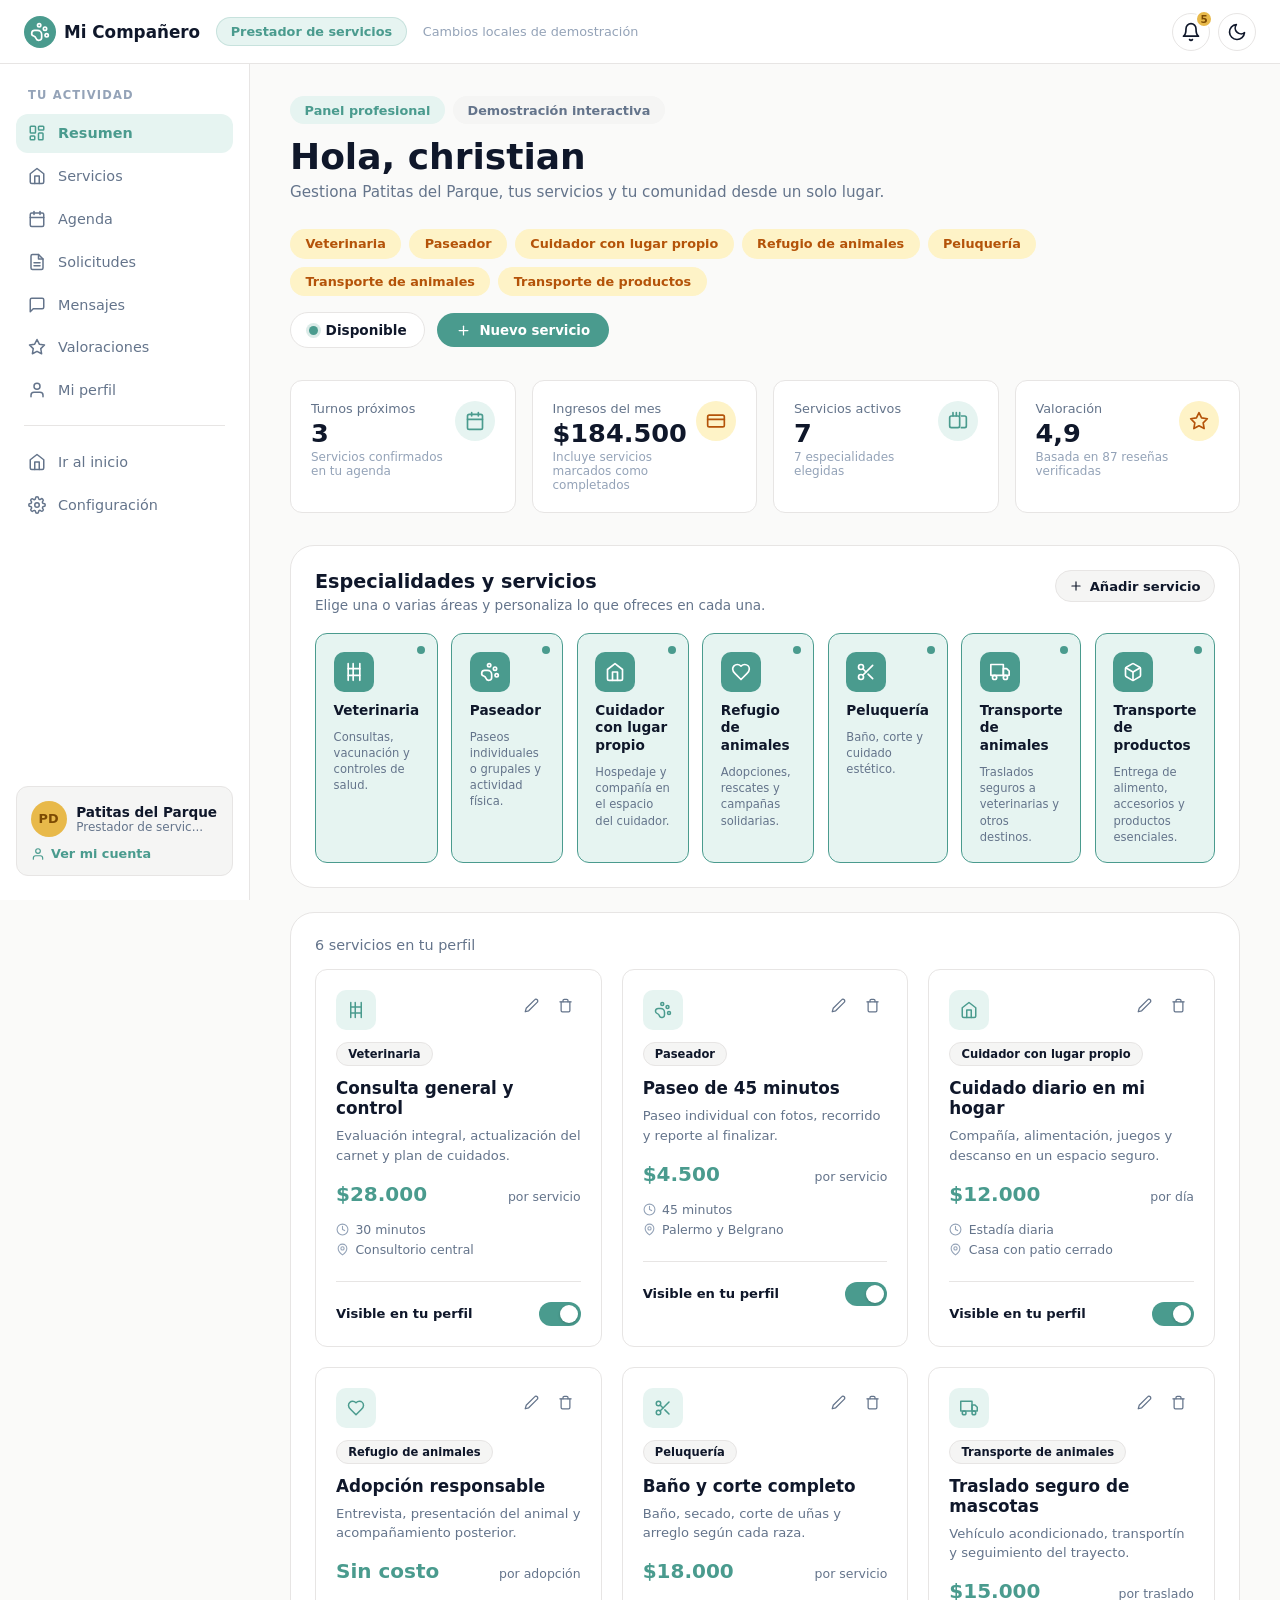
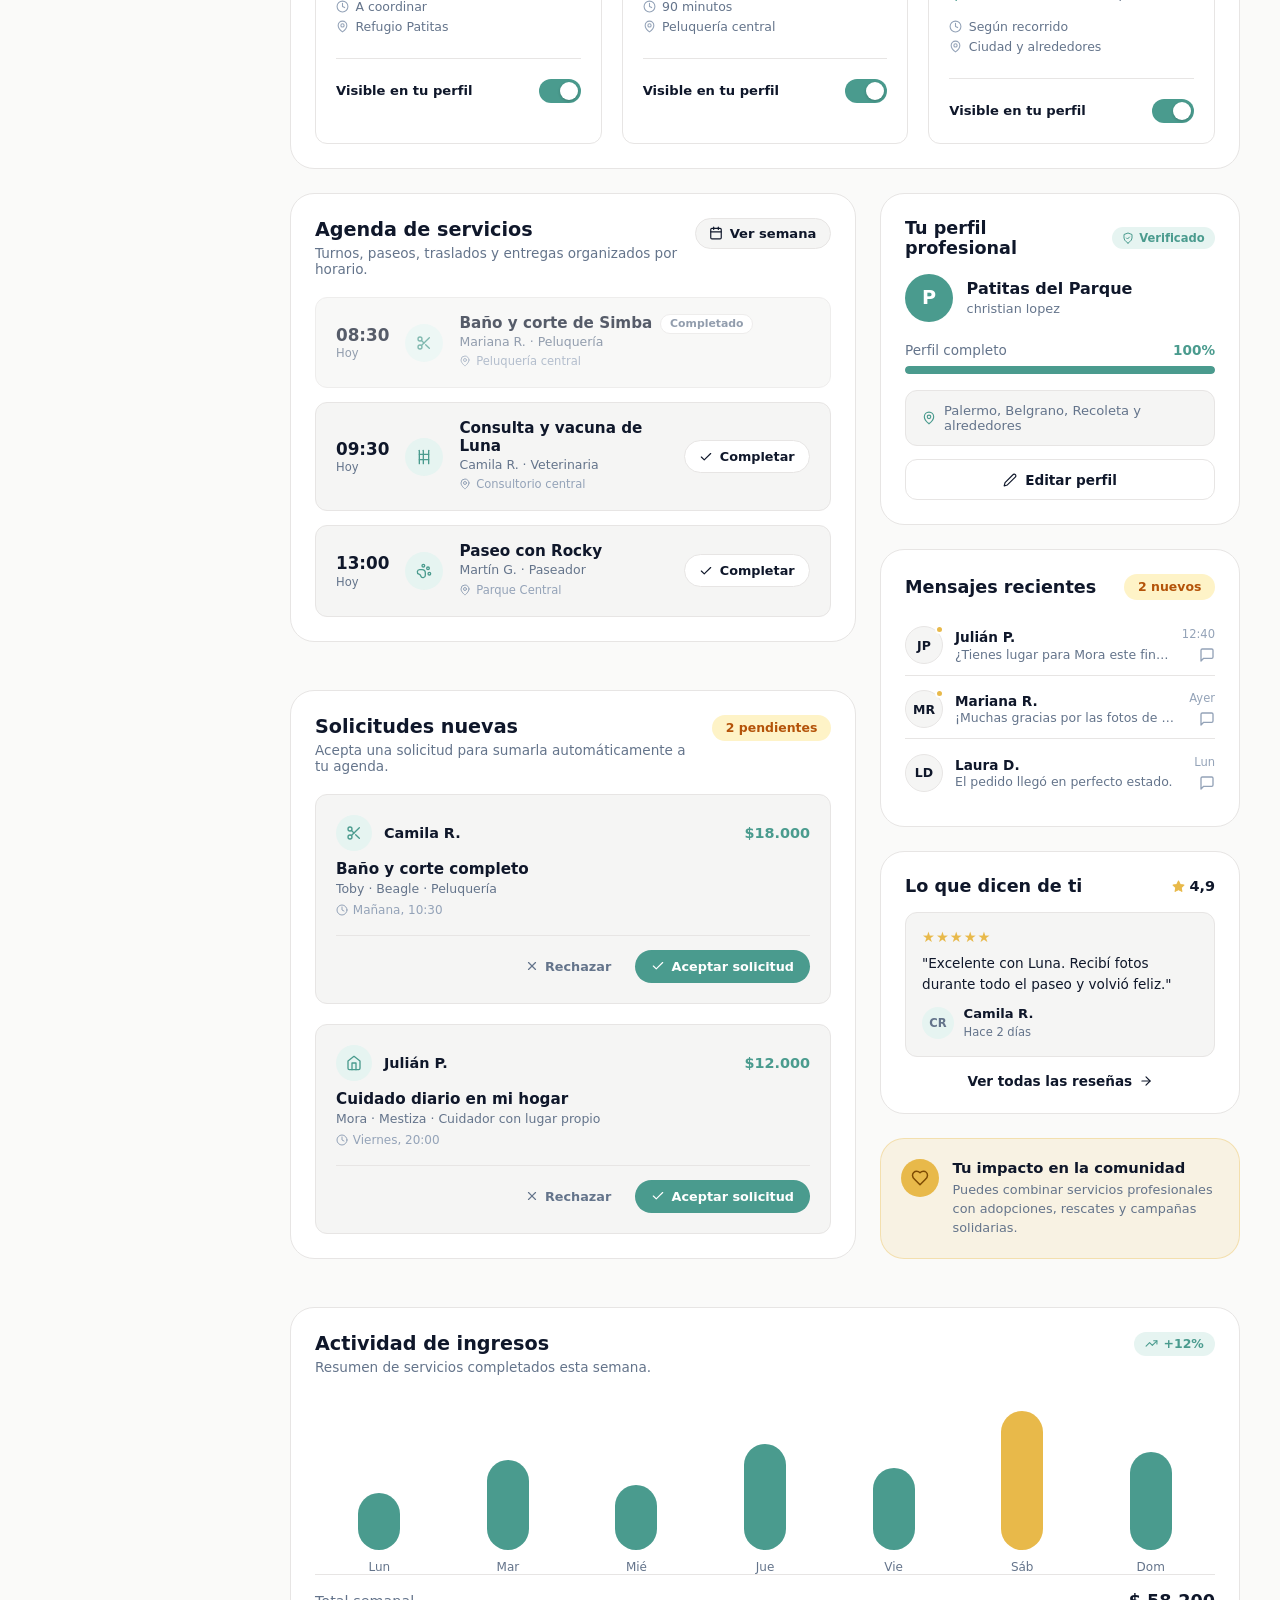
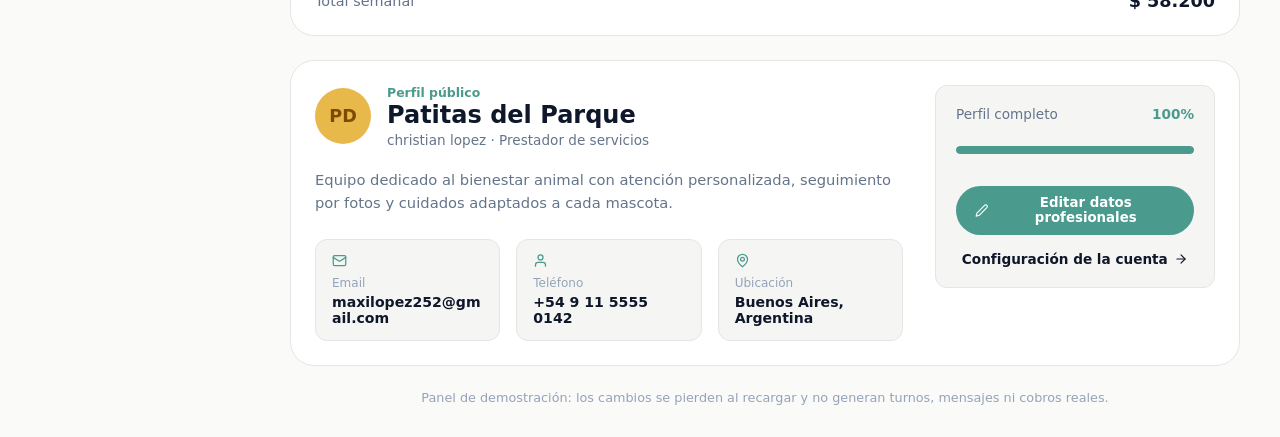
<file: dashboard-service.html>
<!DOCTYPE html>
<html lang="es">
<head>
    <meta charset="UTF-8">
    <meta name="viewport" content="width=device-width, initial-scale=1.0">
    <title>Panel Profesional - Mi Compañero</title>
    <link rel="stylesheet" href="css/variables.css">
    <link rel="stylesheet" href="css/reset.css">
    <link rel="stylesheet" href="css/components.css">
    <link rel="stylesheet" href="css/dashboard-service.css">
</head>
<body class="dashboard-service-body">

    <!-- TOP BAR -->
    <header class="topbar">
        <div class="topbar-left">
            <a href="#" class="logo">
                <div class="logo-icon">
                    <svg xmlns="http://www.w3.org/2000/svg" width="20" height="20" viewBox="0 0 24 24" fill="none" stroke="currentColor" stroke-width="2" stroke-linecap="round" stroke-linejoin="round"><circle cx="11" cy="4" r="2"></circle><circle cx="18" cy="8" r="2"></circle><circle cx="20" cy="16" r="2"></circle><path d="M9 10a5 5 0 0 1 5 5v3.5a3.5 3.5 0 0 1-6.84 1.045Q6.52 17.48 4.46 16.84A3.5 3.5 0 0 1 5.5 10Z"></path></svg>
                </div>
                Mi Compañero
            </a>
            <span class="role-chip">Prestador de servicios</span>
            <span class="demo-note">Cambios locales de demostración</span>
        </div>
        <div class="topbar-right">
            <button class="icon-btn" id="notifBtn" aria-label="Notificaciones">
                <svg xmlns="http://www.w3.org/2000/svg" width="20" height="20" viewBox="0 0 24 24" fill="none" stroke="currentColor" stroke-width="2" stroke-linecap="round" stroke-linejoin="round"><path d="M6 8a6 6 0 0 1 12 0c0 7 3 9 3 9H3s3-2 3-9"></path><path d="M10.3 21a1.94 1.94 0 0 0 3.4 0"></path></svg>
                <span class="notif-badge">5</span>
            </button>
            <button class="icon-btn" id="themeBtn" aria-label="Cambiar tema">
                <svg class="icon-moon" xmlns="http://www.w3.org/2000/svg" width="20" height="20" viewBox="0 0 24 24" fill="none" stroke="currentColor" stroke-width="2" stroke-linecap="round" stroke-linejoin="round"><path d="M21 12.79A9 9 0 1 1 11.21 3 7 7 0 0 0 21 12.79z"></path></svg>
                <svg class="icon-sun" xmlns="http://www.w3.org/2000/svg" width="20" height="20" viewBox="0 0 24 24" fill="none" stroke="currentColor" stroke-width="2" stroke-linecap="round" stroke-linejoin="round"><circle cx="12" cy="12" r="5"></circle><line x1="12" y1="1" x2="12" y2="3"></line><line x1="12" y1="21" x2="12" y2="23"></line><line x1="4.22" y1="4.22" x2="5.64" y2="5.64"></line><line x1="18.36" y1="18.36" x2="19.78" y2="19.78"></line><line x1="1" y1="12" x2="3" y2="12"></line><line x1="21" y1="12" x2="23" y2="12"></line><line x1="4.22" y1="19.78" x2="5.64" y2="18.36"></line><line x1="18.36" y1="5.64" x2="19.78" y2="4.22"></line></svg>
            </button>
        </div>
    </header>

    <div class="ds-layout">

        <!-- SIDEBAR -->
        <aside class="ds-sidebar" id="dsSidebar">
            <span class="ds-sidebar-label">Tu actividad</span>
            <nav class="ds-nav">
                <a href="#" class="ds-nav-item active">
                    <svg xmlns="http://www.w3.org/2000/svg" width="18" height="18" viewBox="0 0 24 24" fill="none" stroke="currentColor" stroke-width="2" stroke-linecap="round" stroke-linejoin="round"><rect width="7" height="9" x="3" y="3" rx="1"></rect><rect width="7" height="5" x="14" y="3" rx="1"></rect><rect width="6" height="9" x="14" y="12" rx="1"></rect><rect width="6" height="5" x="3" y="16" rx="1"></rect></svg>
                    Resumen
                </a>
                <a href="#" class="ds-nav-item">
                    <svg xmlns="http://www.w3.org/2000/svg" width="18" height="18" viewBox="0 0 24 24" fill="none" stroke="currentColor" stroke-width="2" stroke-linecap="round" stroke-linejoin="round"><path d="m3 9 9-7 9 7v11a2 2 0 0 1-2 2H5a2 2 0 0 1-2-2z"></path><polyline points="9 22 9 12 15 12 15 22"></polyline></svg>
                    Servicios
                </a>
                <a href="#" class="ds-nav-item">
                    <svg xmlns="http://www.w3.org/2000/svg" width="18" height="18" viewBox="0 0 24 24" fill="none" stroke="currentColor" stroke-width="2" stroke-linecap="round" stroke-linejoin="round"><path d="M8 2v4"></path><path d="M16 2v4"></path><rect width="18" height="18" x="3" y="4" rx="2"></rect><path d="M3 10h18"></path></svg>
                    Agenda
                </a>
                <a href="#" class="ds-nav-item">
                    <svg xmlns="http://www.w3.org/2000/svg" width="18" height="18" viewBox="0 0 24 24" fill="none" stroke="currentColor" stroke-width="2" stroke-linecap="round" stroke-linejoin="round"><path d="M14 2H6a2 2 0 0 0-2 2v16a2 2 0 0 0 2 2h12a2 2 0 0 0 2-2V8z"></path><polyline points="14 2 14 8 20 8"></polyline><line x1="16" y1="13" x2="8" y2="13"></line><line x1="16" y1="17" x2="8" y2="17"></line></svg>
                    Solicitudes
                </a>
                <a href="#" class="ds-nav-item">
                    <svg xmlns="http://www.w3.org/2000/svg" width="18" height="18" viewBox="0 0 24 24" fill="none" stroke="currentColor" stroke-width="2" stroke-linecap="round" stroke-linejoin="round"><path d="M21 15a2 2 0 0 1-2 2H7l-4 4V5a2 2 0 0 1 2-2h14a2 2 0 0 1 2 2z"></path></svg>
                    Mensajes
                </a>
                <a href="#" class="ds-nav-item">
                    <svg xmlns="http://www.w3.org/2000/svg" width="18" height="18" viewBox="0 0 24 24" fill="none" stroke="currentColor" stroke-width="2" stroke-linecap="round" stroke-linejoin="round"><polygon points="12 2 15.09 8.26 22 9.27 17 14.14 18.18 21.02 12 17.77 5.82 21.02 7 14.14 2 9.27 8.91 8.26 12 2"></polygon></svg>
                    Valoraciones
                </a>
                <a href="#" class="ds-nav-item">
                    <svg xmlns="http://www.w3.org/2000/svg" width="18" height="18" viewBox="0 0 24 24" fill="none" stroke="currentColor" stroke-width="2" stroke-linecap="round" stroke-linejoin="round"><path d="M20 21v-2a4 4 0 0 0-4-4H8a4 4 0 0 0-4 4v2"></path><circle cx="12" cy="7" r="4"></circle></svg>
                    Mi perfil
                </a>
            </nav>

            <div class="ds-nav-divider"></div>

            <nav class="ds-nav">
                <a href="index.html" class="ds-nav-item">
                    <svg xmlns="http://www.w3.org/2000/svg" width="18" height="18" viewBox="0 0 24 24" fill="none" stroke="currentColor" stroke-width="2" stroke-linecap="round" stroke-linejoin="round"><path d="m3 9 9-7 9 7v11a2 2 0 0 1-2 2H5a2 2 0 0 1-2-2z"></path><polyline points="9 22 9 12 15 12 15 22"></polyline></svg>
                    Ir al inicio
                </a>
                <a href="#" class="ds-nav-item">
                    <svg xmlns="http://www.w3.org/2000/svg" width="18" height="18" viewBox="0 0 24 24" fill="none" stroke="currentColor" stroke-width="2" stroke-linecap="round" stroke-linejoin="round"><circle cx="12" cy="12" r="3"></circle><path d="M19.4 15a1.65 1.65 0 0 0 .33 1.82l.06.06a2 2 0 0 1-2.83 2.83l-.06-.06a1.65 1.65 0 0 0-1.82-.33 1.65 1.65 0 0 0-1 1.51V21a2 2 0 0 1-4 0v-.09A1.65 1.65 0 0 0 9 19.4a1.65 1.65 0 0 0-1.82.33l-.06.06a2 2 0 0 1-2.83-2.83l.06-.06a1.65 1.65 0 0 0 .33-1.82 1.65 1.65 0 0 0-1.51-1H3a2 2 0 0 1 0-4h.09A1.65 1.65 0 0 0 4.6 9a1.65 1.65 0 0 0-.33-1.82l-.06-.06a2 2 0 0 1 2.83-2.83l.06.06a1.65 1.65 0 0 0 1.82.33H9a1.65 1.65 0 0 0 1-1.51V3a2 2 0 0 1 4 0v.09a1.65 1.65 0 0 0 1 1.51 1.65 1.65 0 0 0 1.82-.33l.06-.06a2 2 0 0 1 2.83 2.83l-.06.06a1.65 1.65 0 0 0-.33 1.82V9a1.65 1.65 0 0 0 1.51 1H21a2 2 0 0 1 0 4h-.09a1.65 1.65 0 0 0-1.51 1z"></path></svg>
                    Configuración
                </a>
            </nav>

            <div class="ds-user-card">
                <div class="ds-user-top">
                    <div class="ds-avatar">PD</div>
                    <div class="ds-user-info">
                        <div class="ds-user-name">Patitas del Parque</div>
                        <div class="ds-user-role">Prestador de servic...</div>
                    </div>
                </div>
                <a href="#" class="ds-user-link">
                    <svg xmlns="http://www.w3.org/2000/svg" width="14" height="14" viewBox="0 0 24 24" fill="none" stroke="currentColor" stroke-width="2" stroke-linecap="round" stroke-linejoin="round"><path d="M20 21v-2a4 4 0 0 0-4-4H8a4 4 0 0 0-4 4v2"></path><circle cx="12" cy="7" r="4"></circle></svg>
                    Ver mi cuenta
                </a>
            </div>
        </aside>

        <!-- CONTENIDO -->
        <main class="ds-main">

            <!-- Header -->
            <div class="ds-page-head">
                <div class="ds-head-badges">
                    <span class="ds-badge ds-badge--teal">Panel profesional</span>
                    <span class="ds-badge ds-badge--ghost">Demostración interactiva</span>
                </div>
                <h1 class="ds-hello">Hola, christian</h1>
                <p class="ds-hello-sub">Gestiona Patitas del Parque, tus servicios y tu comunidad desde un solo lugar.</p>
            </div>

            <!-- Fila de chips + acciones -->
            <div class="ds-toolbar">
                <div class="ds-chips" id="specChips">
                    <button class="ds-chip active" data-spec="veterinaria">Veterinaria</button>
                    <button class="ds-chip active" data-spec="paseador">Paseador</button>
                    <button class="ds-chip active" data-spec="cuidador">Cuidador con lugar propio</button>
                    <button class="ds-chip active" data-spec="refugio">Refugio de animales</button>
                    <button class="ds-chip active" data-spec="peluqueria">Peluquería</button>
                    <button class="ds-chip active" data-spec="transporte-animales">Transporte de animales</button>
                    <button class="ds-chip active" data-spec="transporte-productos">Transporte de productos</button>
                </div>
                <div class="ds-toolbar-actions">
                    <button class="ds-available" id="availableBtn">
                        <span class="ds-available-dot"></span>
                        Disponible
                    </button>
                    <button class="btn-primary ds-new-service" id="newServiceBtn">
                        <svg xmlns="http://www.w3.org/2000/svg" width="15" height="15" viewBox="0 0 24 24" fill="none" stroke="currentColor" stroke-width="2" stroke-linecap="round" stroke-linejoin="round"><line x1="12" y1="5" x2="12" y2="19"></line><line x1="5" y1="12" x2="19" y2="12"></line></svg>
                        Nuevo servicio
                    </button>
                </div>
            </div>

            <!-- Stats -->
            <div class="ds-stats">
                <div class="ds-stat">
                    <div class="ds-stat-body">
                        <span class="ds-stat-label">Turnos próximos</span>
                        <span class="ds-stat-value">3</span>
                        <span class="ds-stat-note">Servicios confirmados en tu agenda</span>
                    </div>
                    <div class="ds-stat-icon ds-stat-icon--teal">
                        <svg xmlns="http://www.w3.org/2000/svg" width="20" height="20" viewBox="0 0 24 24" fill="none" stroke="currentColor" stroke-width="2" stroke-linecap="round" stroke-linejoin="round"><path d="M8 2v4"></path><path d="M16 2v4"></path><rect width="18" height="18" x="3" y="4" rx="2"></rect><path d="M3 10h18"></path></svg>
                    </div>
                </div>
                <div class="ds-stat">
                    <div class="ds-stat-body">
                        <span class="ds-stat-label">Ingresos del mes</span>
                        <span class="ds-stat-value">$184.500</span>
                        <span class="ds-stat-note">Incluye servicios marcados como completados</span>
                    </div>
                    <div class="ds-stat-icon ds-stat-icon--amber">
                        <svg xmlns="http://www.w3.org/2000/svg" width="20" height="20" viewBox="0 0 24 24" fill="none" stroke="currentColor" stroke-width="2" stroke-linecap="round" stroke-linejoin="round"><rect width="20" height="14" x="2" y="5" rx="2"></rect><line x1="2" y1="10" x2="22" y2="10"></line></svg>
                    </div>
                </div>
                <div class="ds-stat">
                    <div class="ds-stat-body">
                        <span class="ds-stat-label">Servicios activos</span>
                        <span class="ds-stat-value">7</span>
                        <span class="ds-stat-note">7 especialidades elegidas</span>
                    </div>
                    <div class="ds-stat-icon ds-stat-icon--teal">
                        <svg xmlns="http://www.w3.org/2000/svg" width="20" height="20" viewBox="0 0 24 24" fill="none" stroke="currentColor" stroke-width="2" stroke-linecap="round" stroke-linejoin="round"><path d="M16 20h4a2 2 0 0 0 2-2V8a2 2 0 0 0-2-2h-4"></path><rect width="12" height="14" x="2" y="6" rx="2"></rect><path d="M10 2v4"></path><path d="M6 2v4"></path><path d="M14 2v4"></path></svg>
                    </div>
                </div>
                <div class="ds-stat">
                    <div class="ds-stat-body">
                        <span class="ds-stat-label">Valoración</span>
                        <span class="ds-stat-value">4,9</span>
                        <span class="ds-stat-note">Basada en 87 reseñas verificadas</span>
                    </div>
                    <div class="ds-stat-icon ds-stat-icon--amber">
                        <svg xmlns="http://www.w3.org/2000/svg" width="20" height="20" viewBox="0 0 24 24" fill="none" stroke="currentColor" stroke-width="2" stroke-linecap="round" stroke-linejoin="round"><polygon points="12 2 15.09 8.26 22 9.27 17 14.14 18.18 21.02 12 17.77 5.82 21.02 7 14.14 2 9.27 8.91 8.26 12 2"></polygon></svg>
                    </div>
                </div>
            </div>

            <!-- Especialidades y servicios -->
            <section class="ds-block">
                <div class="ds-block-head">
                    <div>
                        <h2 class="ds-block-title">Especialidades y servicios</h2>
                        <p class="ds-block-sub">Elige una o varias áreas y personaliza lo que ofreces en cada una.</p>
                    </div>
                    <button class="btn-mini" id="addSpecBtn">
                        <svg xmlns="http://www.w3.org/2000/svg" width="14" height="14" viewBox="0 0 24 24" fill="none" stroke="currentColor" stroke-width="2" stroke-linecap="round" stroke-linejoin="round"><line x1="12" y1="5" x2="12" y2="19"></line><line x1="5" y1="12" x2="19" y2="12"></line></svg>
                        Añadir servicio
                    </button>
                </div>

                <div class="ds-specs">
                    <div class="ds-spec-card active">
                        <span class="ds-spec-dot"></span>
                        <div class="ds-spec-icon"><svg xmlns="http://www.w3.org/2000/svg" width="20" height="20" viewBox="0 0 24 24" fill="none" stroke="currentColor" stroke-width="2" stroke-linecap="round" stroke-linejoin="round"><path d="M11 2v20"></path><path d="M5 2v20"></path><path d="M19 2v20"></path><path d="M5 8h14"></path><path d="M5 16h14"></path></svg></div>
                        <h3>Veterinaria</h3>
                        <p>Consultas, vacunación y controles de salud.</p>
                    </div>
                    <div class="ds-spec-card active">
                        <span class="ds-spec-dot"></span>
                        <div class="ds-spec-icon"><svg xmlns="http://www.w3.org/2000/svg" width="20" height="20" viewBox="0 0 24 24" fill="none" stroke="currentColor" stroke-width="2" stroke-linecap="round" stroke-linejoin="round"><circle cx="11" cy="4" r="2"></circle><circle cx="18" cy="8" r="2"></circle><circle cx="20" cy="16" r="2"></circle><path d="M9 10a5 5 0 0 1 5 5v3.5a3.5 3.5 0 0 1-6.84 1.045Q6.52 17.48 4.46 16.84A3.5 3.5 0 0 1 5.5 10Z"></path></svg></div>
                        <h3>Paseador</h3>
                        <p>Paseos individuales o grupales y actividad física.</p>
                    </div>
                    <div class="ds-spec-card active">
                        <span class="ds-spec-dot"></span>
                        <div class="ds-spec-icon"><svg xmlns="http://www.w3.org/2000/svg" width="20" height="20" viewBox="0 0 24 24" fill="none" stroke="currentColor" stroke-width="2" stroke-linecap="round" stroke-linejoin="round"><path d="m3 9 9-7 9 7v11a2 2 0 0 1-2 2H5a2 2 0 0 1-2-2z"></path><polyline points="9 22 9 12 15 12 15 22"></polyline></svg></div>
                        <h3>Cuidador con lugar propio</h3>
                        <p>Hospedaje y compañía en el espacio del cuidador.</p>
                    </div>
                    <div class="ds-spec-card active">
                        <span class="ds-spec-dot"></span>
                        <div class="ds-spec-icon"><svg xmlns="http://www.w3.org/2000/svg" width="20" height="20" viewBox="0 0 24 24" fill="none" stroke="currentColor" stroke-width="2" stroke-linecap="round" stroke-linejoin="round"><path d="M19 14c1.49-1.46 3-3.21 3-5.5A5.5 5.5 0 0 0 16.5 3c-1.76 0-3 .5-4.5 2-1.5-1.5-2.74-2-4.5-2A5.5 5.5 0 0 0 2 8.5c0 2.3 1.5 4.05 3 5.5l7 7Z"></path></svg></div>
                        <h3>Refugio de animales</h3>
                        <p>Adopciones, rescates y campañas solidarias.</p>
                    </div>
                    <div class="ds-spec-card active">
                        <span class="ds-spec-dot"></span>
                        <div class="ds-spec-icon"><svg xmlns="http://www.w3.org/2000/svg" width="20" height="20" viewBox="0 0 24 24" fill="none" stroke="currentColor" stroke-width="2" stroke-linecap="round" stroke-linejoin="round"><circle cx="6" cy="6" r="3"></circle><circle cx="6" cy="18" r="3"></circle><line x1="20" y1="4" x2="8.12" y2="15.88"></line><line x1="14.47" y1="14.48" x2="20" y2="20"></line><line x1="8.12" y1="8.12" x2="12" y2="12"></line></svg></div>
                        <h3>Peluquería</h3>
                        <p>Baño, corte y cuidado estético.</p>
                    </div>
                    <div class="ds-spec-card active">
                        <span class="ds-spec-dot"></span>
                        <div class="ds-spec-icon"><svg xmlns="http://www.w3.org/2000/svg" width="20" height="20" viewBox="0 0 24 24" fill="none" stroke="currentColor" stroke-width="2" stroke-linecap="round" stroke-linejoin="round"><rect x="1" y="3" width="15" height="13"></rect><polygon points="16 8 20 8 23 11 23 16 16 16 16 8"></polygon><circle cx="5.5" cy="18.5" r="2.5"></circle><circle cx="18.5" cy="18.5" r="2.5"></circle></svg></div>
                        <h3>Transporte de animales</h3>
                        <p>Traslados seguros a veterinarias y otros destinos.</p>
                    </div>
                    <div class="ds-spec-card active">
                        <span class="ds-spec-dot"></span>
                        <div class="ds-spec-icon"><svg xmlns="http://www.w3.org/2000/svg" width="20" height="20" viewBox="0 0 24 24" fill="none" stroke="currentColor" stroke-width="2" stroke-linecap="round" stroke-linejoin="round"><path d="M21 16V8a2 2 0 0 0-1-1.73l-7-4a2 2 0 0 0-2 0l-7 4A2 2 0 0 0 3 8v8a2 2 0 0 0 1 1.73l7 4a2 2 0 0 0 2 0l7-4A2 2 0 0 0 21 16z"></path><polyline points="3.27 6.96 12 12.01 20.73 6.96"></polyline><line x1="12" y1="22.08" x2="12" y2="12"></line></svg></div>
                        <h3>Transporte de productos</h3>
                        <p>Entrega de alimento, accesorios y productos esenciales.</p>
                    </div>
                </div>
            </section>

            <!-- Servicios en tu perfil -->
            <section class="ds-block">
                <div class="ds-block-head ds-block-head--single">
                    <p class="ds-block-count" id="serviceCount">7 servicios en tu perfil</p>
                </div>

                <div class="ds-services" id="servicesGrid">
                    <!-- Servicio 1 -->
                    <article class="ds-service-card">
                        <div class="ds-service-top">
                            <div class="ds-service-icon"><svg xmlns="http://www.w3.org/2000/svg" width="18" height="18" viewBox="0 0 24 24" fill="none" stroke="currentColor" stroke-width="2" stroke-linecap="round" stroke-linejoin="round"><path d="M11 2v20"></path><path d="M5 2v20"></path><path d="M19 2v20"></path><path d="M5 8h14"></path><path d="M5 16h14"></path></svg></div>
                            <div class="ds-service-actions">
                                <button class="ds-service-btn" aria-label="Editar"><svg xmlns="http://www.w3.org/2000/svg" width="15" height="15" viewBox="0 0 24 24" fill="none" stroke="currentColor" stroke-width="2" stroke-linecap="round" stroke-linejoin="round"><path d="M17 3a2.85 2.83 0 1 1 4 4L7.5 20.5 2 22l1.5-5.5Z"></path></svg></button>
                                <button class="ds-service-btn ds-service-btn--danger" aria-label="Eliminar"><svg xmlns="http://www.w3.org/2000/svg" width="15" height="15" viewBox="0 0 24 24" fill="none" stroke="currentColor" stroke-width="2" stroke-linecap="round" stroke-linejoin="round"><path d="M3 6h18"></path><path d="M19 6v14a2 2 0 0 1-2 2H7a2 2 0 0 1-2-2V6"></path><path d="M8 6V4a2 2 0 0 1 2-2h4a2 2 0 0 1 2 2v2"></path></svg></button>
                            </div>
                        </div>
                        <span class="ds-service-type">Veterinaria</span>
                        <h3>Consulta general y control</h3>
                        <p class="ds-service-desc">Evaluación integral, actualización del carnet y plan de cuidados.</p>
                        <div class="ds-service-price-row">
                            <span class="ds-service-price">$28.000</span>
                            <span class="ds-service-unit">por servicio</span>
                        </div>
                        <div class="ds-service-meta">
                            <span class="ds-service-meta-item"><svg xmlns="http://www.w3.org/2000/svg" width="13" height="13" viewBox="0 0 24 24" fill="none" stroke="currentColor" stroke-width="2" stroke-linecap="round" stroke-linejoin="round"><circle cx="12" cy="12" r="10"></circle><polyline points="12 6 12 12 16 14"></polyline></svg>30 minutos</span>
                            <span class="ds-service-meta-item"><svg xmlns="http://www.w3.org/2000/svg" width="13" height="13" viewBox="0 0 24 24" fill="none" stroke="currentColor" stroke-width="2" stroke-linecap="round" stroke-linejoin="round"><path d="M20 10c0 6-8 12-8 12s-8-6-8-12a8 8 0 0 1 16 0Z"></path><circle cx="12" cy="10" r="3"></circle></svg>Consultorio central</span>
                        </div>
                        <div class="ds-service-divider"></div>
                        <label class="ds-toggle-row">
                            <span class="ds-toggle-label">Visible en tu perfil</span>
                            <span class="ds-toggle">
                                <input type="checkbox" checked>
                                <span class="ds-toggle-slider"></span>
                            </span>
                        </label>
                    </article>

                    <!-- Servicio 2 -->
                    <article class="ds-service-card">
                        <div class="ds-service-top">
                            <div class="ds-service-icon"><svg xmlns="http://www.w3.org/2000/svg" width="18" height="18" viewBox="0 0 24 24" fill="none" stroke="currentColor" stroke-width="2" stroke-linecap="round" stroke-linejoin="round"><circle cx="11" cy="4" r="2"></circle><circle cx="18" cy="8" r="2"></circle><circle cx="20" cy="16" r="2"></circle><path d="M9 10a5 5 0 0 1 5 5v3.5a3.5 3.5 0 0 1-6.84 1.045Q6.52 17.48 4.46 16.84A3.5 3.5 0 0 1 5.5 10Z"></path></svg></div>
                            <div class="ds-service-actions">
                                <button class="ds-service-btn" aria-label="Editar"><svg xmlns="http://www.w3.org/2000/svg" width="15" height="15" viewBox="0 0 24 24" fill="none" stroke="currentColor" stroke-width="2" stroke-linecap="round" stroke-linejoin="round"><path d="M17 3a2.85 2.83 0 1 1 4 4L7.5 20.5 2 22l1.5-5.5Z"></path></svg></button>
                                <button class="ds-service-btn ds-service-btn--danger" aria-label="Eliminar"><svg xmlns="http://www.w3.org/2000/svg" width="15" height="15" viewBox="0 0 24 24" fill="none" stroke="currentColor" stroke-width="2" stroke-linecap="round" stroke-linejoin="round"><path d="M3 6h18"></path><path d="M19 6v14a2 2 0 0 1-2 2H7a2 2 0 0 1-2-2V6"></path><path d="M8 6V4a2 2 0 0 1 2-2h4a2 2 0 0 1 2 2v2"></path></svg></button>
                            </div>
                        </div>
                        <span class="ds-service-type">Paseador</span>
                        <h3>Paseo de 45 minutos</h3>
                        <p class="ds-service-desc">Paseo individual con fotos, recorrido y reporte al finalizar.</p>
                        <div class="ds-service-price-row">
                            <span class="ds-service-price">$4.500</span>
                            <span class="ds-service-unit">por servicio</span>
                        </div>
                        <div class="ds-service-meta">
                            <span class="ds-service-meta-item"><svg xmlns="http://www.w3.org/2000/svg" width="13" height="13" viewBox="0 0 24 24" fill="none" stroke="currentColor" stroke-width="2" stroke-linecap="round" stroke-linejoin="round"><circle cx="12" cy="12" r="10"></circle><polyline points="12 6 12 12 16 14"></polyline></svg>45 minutos</span>
                            <span class="ds-service-meta-item"><svg xmlns="http://www.w3.org/2000/svg" width="13" height="13" viewBox="0 0 24 24" fill="none" stroke="currentColor" stroke-width="2" stroke-linecap="round" stroke-linejoin="round"><path d="M20 10c0 6-8 12-8 12s-8-6-8-12a8 8 0 0 1 16 0Z"></path><circle cx="12" cy="10" r="3"></circle></svg>Palermo y Belgrano</span>
                        </div>
                        <div class="ds-service-divider"></div>
                        <label class="ds-toggle-row">
                            <span class="ds-toggle-label">Visible en tu perfil</span>
                            <span class="ds-toggle">
                                <input type="checkbox" checked>
                                <span class="ds-toggle-slider"></span>
                            </span>
                        </label>
                    </article>

                    <!-- Servicio 3 -->
                    <article class="ds-service-card">
                        <div class="ds-service-top">
                            <div class="ds-service-icon"><svg xmlns="http://www.w3.org/2000/svg" width="18" height="18" viewBox="0 0 24 24" fill="none" stroke="currentColor" stroke-width="2" stroke-linecap="round" stroke-linejoin="round"><path d="m3 9 9-7 9 7v11a2 2 0 0 1-2 2H5a2 2 0 0 1-2-2z"></path><polyline points="9 22 9 12 15 12 15 22"></polyline></svg></div>
                            <div class="ds-service-actions">
                                <button class="ds-service-btn" aria-label="Editar"><svg xmlns="http://www.w3.org/2000/svg" width="15" height="15" viewBox="0 0 24 24" fill="none" stroke="currentColor" stroke-width="2" stroke-linecap="round" stroke-linejoin="round"><path d="M17 3a2.85 2.83 0 1 1 4 4L7.5 20.5 2 22l1.5-5.5Z"></path></svg></button>
                                <button class="ds-service-btn ds-service-btn--danger" aria-label="Eliminar"><svg xmlns="http://www.w3.org/2000/svg" width="15" height="15" viewBox="0 0 24 24" fill="none" stroke="currentColor" stroke-width="2" stroke-linecap="round" stroke-linejoin="round"><path d="M3 6h18"></path><path d="M19 6v14a2 2 0 0 1-2 2H7a2 2 0 0 1-2-2V6"></path><path d="M8 6V4a2 2 0 0 1 2-2h4a2 2 0 0 1 2 2v2"></path></svg></button>
                            </div>
                        </div>
                        <span class="ds-service-type">Cuidador con lugar propio</span>
                        <h3>Cuidado diario en mi hogar</h3>
                        <p class="ds-service-desc">Compañía, alimentación, juegos y descanso en un espacio seguro.</p>
                        <div class="ds-service-price-row">
                            <span class="ds-service-price">$12.000</span>
                            <span class="ds-service-unit">por día</span>
                        </div>
                        <div class="ds-service-meta">
                            <span class="ds-service-meta-item"><svg xmlns="http://www.w3.org/2000/svg" width="13" height="13" viewBox="0 0 24 24" fill="none" stroke="currentColor" stroke-width="2" stroke-linecap="round" stroke-linejoin="round"><circle cx="12" cy="12" r="10"></circle><polyline points="12 6 12 12 16 14"></polyline></svg>Estadía diaria</span>
                            <span class="ds-service-meta-item"><svg xmlns="http://www.w3.org/2000/svg" width="13" height="13" viewBox="0 0 24 24" fill="none" stroke="currentColor" stroke-width="2" stroke-linecap="round" stroke-linejoin="round"><path d="M20 10c0 6-8 12-8 12s-8-6-8-12a8 8 0 0 1 16 0Z"></path><circle cx="12" cy="10" r="3"></circle></svg>Casa con patio cerrado</span>
                        </div>
                        <div class="ds-service-divider"></div>
                        <label class="ds-toggle-row">
                            <span class="ds-toggle-label">Visible en tu perfil</span>
                            <span class="ds-toggle">
                                <input type="checkbox" checked>
                                <span class="ds-toggle-slider"></span>
                            </span>
                        </label>
                    </article>

                    <!-- Servicio 4 -->
                    <article class="ds-service-card">
                        <div class="ds-service-top">
                            <div class="ds-service-icon"><svg xmlns="http://www.w3.org/2000/svg" width="18" height="18" viewBox="0 0 24 24" fill="none" stroke="currentColor" stroke-width="2" stroke-linecap="round" stroke-linejoin="round"><path d="M19 14c1.49-1.46 3-3.21 3-5.5A5.5 5.5 0 0 0 16.5 3c-1.76 0-3 .5-4.5 2-1.5-1.5-2.74-2-4.5-2A5.5 5.5 0 0 0 2 8.5c0 2.3 1.5 4.05 3 5.5l7 7Z"></path></svg></div>
                            <div class="ds-service-actions">
                                <button class="ds-service-btn" aria-label="Editar"><svg xmlns="http://www.w3.org/2000/svg" width="15" height="15" viewBox="0 0 24 24" fill="none" stroke="currentColor" stroke-width="2" stroke-linecap="round" stroke-linejoin="round"><path d="M17 3a2.85 2.83 0 1 1 4 4L7.5 20.5 2 22l1.5-5.5Z"></path></svg></button>
                                <button class="ds-service-btn ds-service-btn--danger" aria-label="Eliminar"><svg xmlns="http://www.w3.org/2000/svg" width="15" height="15" viewBox="0 0 24 24" fill="none" stroke="currentColor" stroke-width="2" stroke-linecap="round" stroke-linejoin="round"><path d="M3 6h18"></path><path d="M19 6v14a2 2 0 0 1-2 2H7a2 2 0 0 1-2-2V6"></path><path d="M8 6V4a2 2 0 0 1 2-2h4a2 2 0 0 1 2 2v2"></path></svg></button>
                            </div>
                        </div>
                        <span class="ds-service-type">Refugio de animales</span>
                        <h3>Adopción responsable</h3>
                        <p class="ds-service-desc">Entrevista, presentación del animal y acompañamiento posterior.</p>
                        <div class="ds-service-price-row">
                            <span class="ds-service-price ds-service-price--free">Sin costo</span>
                            <span class="ds-service-unit">por adopción</span>
                        </div>
                        <div class="ds-service-meta">
                            <span class="ds-service-meta-item"><svg xmlns="http://www.w3.org/2000/svg" width="13" height="13" viewBox="0 0 24 24" fill="none" stroke="currentColor" stroke-width="2" stroke-linecap="round" stroke-linejoin="round"><circle cx="12" cy="12" r="10"></circle><polyline points="12 6 12 12 16 14"></polyline></svg>A coordinar</span>
                            <span class="ds-service-meta-item"><svg xmlns="http://www.w3.org/2000/svg" width="13" height="13" viewBox="0 0 24 24" fill="none" stroke="currentColor" stroke-width="2" stroke-linecap="round" stroke-linejoin="round"><path d="M20 10c0 6-8 12-8 12s-8-6-8-12a8 8 0 0 1 16 0Z"></path><circle cx="12" cy="10" r="3"></circle></svg>Refugio Patitas</span>
                        </div>
                        <div class="ds-service-divider"></div>
                        <label class="ds-toggle-row">
                            <span class="ds-toggle-label">Visible en tu perfil</span>
                            <span class="ds-toggle">
                                <input type="checkbox" checked>
                                <span class="ds-toggle-slider"></span>
                            </span>
                        </label>
                    </article>

                    <!-- Servicio 5 -->
                    <article class="ds-service-card">
                        <div class="ds-service-top">
                            <div class="ds-service-icon"><svg xmlns="http://www.w3.org/2000/svg" width="18" height="18" viewBox="0 0 24 24" fill="none" stroke="currentColor" stroke-width="2" stroke-linecap="round" stroke-linejoin="round"><circle cx="6" cy="6" r="3"></circle><circle cx="6" cy="18" r="3"></circle><line x1="20" y1="4" x2="8.12" y2="15.88"></line><line x1="14.47" y1="14.48" x2="20" y2="20"></line><line x1="8.12" y1="8.12" x2="12" y2="12"></line></svg></div>
                            <div class="ds-service-actions">
                                <button class="ds-service-btn" aria-label="Editar"><svg xmlns="http://www.w3.org/2000/svg" width="15" height="15" viewBox="0 0 24 24" fill="none" stroke="currentColor" stroke-width="2" stroke-linecap="round" stroke-linejoin="round"><path d="M17 3a2.85 2.83 0 1 1 4 4L7.5 20.5 2 22l1.5-5.5Z"></path></svg></button>
                                <button class="ds-service-btn ds-service-btn--danger" aria-label="Eliminar"><svg xmlns="http://www.w3.org/2000/svg" width="15" height="15" viewBox="0 0 24 24" fill="none" stroke="currentColor" stroke-width="2" stroke-linecap="round" stroke-linejoin="round"><path d="M3 6h18"></path><path d="M19 6v14a2 2 0 0 1-2 2H7a2 2 0 0 1-2-2V6"></path><path d="M8 6V4a2 2 0 0 1 2-2h4a2 2 0 0 1 2 2v2"></path></svg></button>
                            </div>
                        </div>
                        <span class="ds-service-type">Peluquería</span>
                        <h3>Baño y corte completo</h3>
                        <p class="ds-service-desc">Baño, secado, corte de uñas y arreglo según cada raza.</p>
                        <div class="ds-service-price-row">
                            <span class="ds-service-price">$18.000</span>
                            <span class="ds-service-unit">por servicio</span>
                        </div>
                        <div class="ds-service-meta">
                            <span class="ds-service-meta-item"><svg xmlns="http://www.w3.org/2000/svg" width="13" height="13" viewBox="0 0 24 24" fill="none" stroke="currentColor" stroke-width="2" stroke-linecap="round" stroke-linejoin="round"><circle cx="12" cy="12" r="10"></circle><polyline points="12 6 12 12 16 14"></polyline></svg>90 minutos</span>
                            <span class="ds-service-meta-item"><svg xmlns="http://www.w3.org/2000/svg" width="13" height="13" viewBox="0 0 24 24" fill="none" stroke="currentColor" stroke-width="2" stroke-linecap="round" stroke-linejoin="round"><path d="M20 10c0 6-8 12-8 12s-8-6-8-12a8 8 0 0 1 16 0Z"></path><circle cx="12" cy="10" r="3"></circle></svg>Peluquería central</span>
                        </div>
                        <div class="ds-service-divider"></div>
                        <label class="ds-toggle-row">
                            <span class="ds-toggle-label">Visible en tu perfil</span>
                            <span class="ds-toggle">
                                <input type="checkbox" checked>
                                <span class="ds-toggle-slider"></span>
                            </span>
                        </label>
                    </article>

                    <!-- Servicio 6 -->
                    <article class="ds-service-card">
                        <div class="ds-service-top">
                            <div class="ds-service-icon"><svg xmlns="http://www.w3.org/2000/svg" width="18" height="18" viewBox="0 0 24 24" fill="none" stroke="currentColor" stroke-width="2" stroke-linecap="round" stroke-linejoin="round"><rect x="1" y="3" width="15" height="13"></rect><polygon points="16 8 20 8 23 11 23 16 16 16 16 8"></polygon><circle cx="5.5" cy="18.5" r="2.5"></circle><circle cx="18.5" cy="18.5" r="2.5"></circle></svg></div>
                            <div class="ds-service-actions">
                                <button class="ds-service-btn" aria-label="Editar"><svg xmlns="http://www.w3.org/2000/svg" width="15" height="15" viewBox="0 0 24 24" fill="none" stroke="currentColor" stroke-width="2" stroke-linecap="round" stroke-linejoin="round"><path d="M17 3a2.85 2.83 0 1 1 4 4L7.5 20.5 2 22l1.5-5.5Z"></path></svg></button>
                                <button class="ds-service-btn ds-service-btn--danger" aria-label="Eliminar"><svg xmlns="http://www.w3.org/2000/svg" width="15" height="15" viewBox="0 0 24 24" fill="none" stroke="currentColor" stroke-width="2" stroke-linecap="round" stroke-linejoin="round"><path d="M3 6h18"></path><path d="M19 6v14a2 2 0 0 1-2 2H7a2 2 0 0 1-2-2V6"></path><path d="M8 6V4a2 2 0 0 1 2-2h4a2 2 0 0 1 2 2v2"></path></svg></button>
                            </div>
                        </div>
                        <span class="ds-service-type">Transporte de animales</span>
                        <h3>Traslado seguro de mascotas</h3>
                        <p class="ds-service-desc">Vehículo acondicionado, transportín y seguimiento del trayecto.</p>
                        <div class="ds-service-price-row">
                            <span class="ds-service-price">$15.000</span>
                            <span class="ds-service-unit">por traslado</span>
                        </div>
                        <div class="ds-service-meta">
                            <span class="ds-service-meta-item"><svg xmlns="http://www.w3.org/2000/svg" width="13" height="13" viewBox="0 0 24 24" fill="none" stroke="currentColor" stroke-width="2" stroke-linecap="round" stroke-linejoin="round"><circle cx="12" cy="12" r="10"></circle><polyline points="12 6 12 12 16 14"></polyline></svg>Según recorrido</span>
                            <span class="ds-service-meta-item"><svg xmlns="http://www.w3.org/2000/svg" width="13" height="13" viewBox="0 0 24 24" fill="none" stroke="currentColor" stroke-width="2" stroke-linecap="round" stroke-linejoin="round"><path d="M20 10c0 6-8 12-8 12s-8-6-8-12a8 8 0 0 1 16 0Z"></path><circle cx="12" cy="10" r="3"></circle></svg>Ciudad y alrededores</span>
                        </div>
                        <div class="ds-service-divider"></div>
                        <label class="ds-toggle-row">
                            <span class="ds-toggle-label">Visible en tu perfil</span>
                            <span class="ds-toggle">
                                <input type="checkbox" checked>
                                <span class="ds-toggle-slider"></span>
                            </span>
                        </label>
                    </article>
                </div>
            </section>
            <!-- ========================================== -->
            <!-- NUEVAS SECCIONES: AGENDA, SOLICITUDES, ETC -->
            <!-- ========================================== -->

            <!-- GRID 2 COLUMNAS: AGENDA + SOLICITUDES | PERFIL + MENSAJES -->
            <div class="ds-grid-2col">
                <!-- Columna izquierda -->
                <div class="ds-col-main">

                    <!-- Agenda de servicios -->
                    <section class="ds-block">
                        <div class="ds-block-head">
                            <div>
                                <h2 class="ds-block-title">Agenda de servicios</h2>
                                <p class="ds-block-sub">Turnos, paseos, traslados y entregas organizados por horario.</p>
                            </div>
                            <button class="btn-mini" id="viewWeekBtn">
                                <svg xmlns="http://www.w3.org/2000/svg" width="14" height="14" viewBox="0 0 24 24" fill="none" stroke="currentColor" stroke-width="2" stroke-linecap="round" stroke-linejoin="round"><path d="M8 2v4"></path><path d="M16 2v4"></path><rect width="18" height="18" x="3" y="4" rx="2"></rect><path d="M3 10h18"></path></svg>
                                Ver semana
                            </button>
                        </div>

                        <div class="ds-agenda" id="agendaList">
                            <div class="ds-agenda-item is-done">
                                <div class="ds-agenda-time"><strong>08:30</strong><span>Hoy</span></div>
                                <div class="ds-agenda-icon"><svg xmlns="http://www.w3.org/2000/svg" width="16" height="16" viewBox="0 0 24 24" fill="none" stroke="currentColor" stroke-width="2" stroke-linecap="round" stroke-linejoin="round"><circle cx="6" cy="6" r="3"></circle><circle cx="6" cy="18" r="3"></circle><line x1="20" y1="4" x2="8.12" y2="15.88"></line><line x1="14.47" y1="14.48" x2="20" y2="20"></line><line x1="8.12" y1="8.12" x2="12" y2="12"></line></svg></div>
                                <div class="ds-agenda-info">
                                    <div class="ds-agenda-title-row"><h3>Baño y corte de Simba</h3><span class="ds-agenda-tag">Completado</span></div>
                                    <p class="ds-agenda-client">Mariana R. · Peluquería</p>
                                    <span class="ds-agenda-loc"><svg xmlns="http://www.w3.org/2000/svg" width="12" height="12" viewBox="0 0 24 24" fill="none" stroke="currentColor" stroke-width="2" stroke-linecap="round" stroke-linejoin="round"><path d="M20 10c0 6-8 12-8 12s-8-6-8-12a8 8 0 0 1 16 0Z"></path><circle cx="12" cy="10" r="3"></circle></svg>Peluquería central</span>
                                </div>
                            </div>

                            <div class="ds-agenda-item">
                                <div class="ds-agenda-time"><strong>09:30</strong><span>Hoy</span></div>
                                <div class="ds-agenda-icon"><svg xmlns="http://www.w3.org/2000/svg" width="16" height="16" viewBox="0 0 24 24" fill="none" stroke="currentColor" stroke-width="2" stroke-linecap="round" stroke-linejoin="round"><path d="M11 2v20"></path><path d="M5 2v20"></path><path d="M19 2v20"></path><path d="M5 8h14"></path><path d="M5 16h14"></path></svg></div>
                                <div class="ds-agenda-info">
                                    <h3>Consulta y vacuna de Luna</h3>
                                    <p class="ds-agenda-client">Camila R. · Veterinaria</p>
                                    <span class="ds-agenda-loc"><svg xmlns="http://www.w3.org/2000/svg" width="12" height="12" viewBox="0 0 24 24" fill="none" stroke="currentColor" stroke-width="2" stroke-linecap="round" stroke-linejoin="round"><path d="M20 10c0 6-8 12-8 12s-8-6-8-12a8 8 0 0 1 16 0Z"></path><circle cx="12" cy="10" r="3"></circle></svg>Consultorio central</span>
                                </div>
                                <button class="ds-complete-btn"><svg xmlns="http://www.w3.org/2000/svg" width="14" height="14" viewBox="0 0 24 24" fill="none" stroke="currentColor" stroke-width="2" stroke-linecap="round" stroke-linejoin="round"><polyline points="20 6 9 17 4 12"></polyline></svg>Completar</button>
                            </div>

                            <div class="ds-agenda-item">
                                <div class="ds-agenda-time"><strong>13:00</strong><span>Hoy</span></div>
                                <div class="ds-agenda-icon"><svg xmlns="http://www.w3.org/2000/svg" width="16" height="16" viewBox="0 0 24 24" fill="none" stroke="currentColor" stroke-width="2" stroke-linecap="round" stroke-linejoin="round"><circle cx="11" cy="4" r="2"></circle><circle cx="18" cy="8" r="2"></circle><circle cx="20" cy="16" r="2"></circle><path d="M9 10a5 5 0 0 1 5 5v3.5a3.5 3.5 0 0 1-6.84 1.045Q6.52 17.48 4.46 16.84A3.5 3.5 0 0 1 5.5 10Z"></path></svg></div>
                                <div class="ds-agenda-info">
                                    <h3>Paseo con Rocky</h3>
                                    <p class="ds-agenda-client">Martín G. · Paseador</p>
                                    <span class="ds-agenda-loc"><svg xmlns="http://www.w3.org/2000/svg" width="12" height="12" viewBox="0 0 24 24" fill="none" stroke="currentColor" stroke-width="2" stroke-linecap="round" stroke-linejoin="round"><path d="M20 10c0 6-8 12-8 12s-8-6-8-12a8 8 0 0 1 16 0Z"></path><circle cx="12" cy="10" r="3"></circle></svg>Parque Central</span>
                                </div>
                                <button class="ds-complete-btn"><svg xmlns="http://www.w3.org/2000/svg" width="14" height="14" viewBox="0 0 24 24" fill="none" stroke="currentColor" stroke-width="2" stroke-linecap="round" stroke-linejoin="round"><polyline points="20 6 9 17 4 12"></polyline></svg>Completar</button>
                            </div>
                        </div>
                    </section>

                    <!-- Solicitudes nuevas -->
                    <section class="ds-block">
                        <div class="ds-block-head">
                            <div>
                                <h2 class="ds-block-title">Solicitudes nuevas</h2>
                                <p class="ds-block-sub">Acepta una solicitud para sumarla automáticamente a tu agenda.</p>
                            </div>
                            <span class="ds-pill-amber" id="requestsCount">2 pendientes</span>
                        </div>

                        <div class="ds-requests" id="requestsList">
                            <article class="ds-request-card">
                                <div class="ds-request-top">
                                    <div class="ds-request-icon"><svg xmlns="http://www.w3.org/2000/svg" width="16" height="16" viewBox="0 0 24 24" fill="none" stroke="currentColor" stroke-width="2" stroke-linecap="round" stroke-linejoin="round"><circle cx="6" cy="6" r="3"></circle><circle cx="6" cy="18" r="3"></circle><line x1="20" y1="4" x2="8.12" y2="15.88"></line><line x1="14.47" y1="14.48" x2="20" y2="20"></line><line x1="8.12" y1="8.12" x2="12" y2="12"></line></svg></div>
                                    <div class="ds-request-head">
                                        <strong>Camila R.</strong>
                                        <span class="ds-request-price">$18.000</span>
                                    </div>
                                </div>
                                <h3>Baño y corte completo</h3>
                                <p class="ds-request-meta">Toby · Beagle · Peluquería</p>
                                <span class="ds-request-when"><svg xmlns="http://www.w3.org/2000/svg" width="12" height="12" viewBox="0 0 24 24" fill="none" stroke="currentColor" stroke-width="2" stroke-linecap="round" stroke-linejoin="round"><circle cx="12" cy="12" r="10"></circle><polyline points="12 6 12 12 16 14"></polyline></svg>Mañana, 10:30</span>
                                <div class="ds-request-divider"></div>
                                <div class="ds-request-actions">
                                    <button class="ds-reject-btn"><svg xmlns="http://www.w3.org/2000/svg" width="14" height="14" viewBox="0 0 24 24" fill="none" stroke="currentColor" stroke-width="2" stroke-linecap="round" stroke-linejoin="round"><line x1="18" y1="6" x2="6" y2="18"></line><line x1="6" y1="6" x2="18" y2="18"></line></svg>Rechazar</button>
                                    <button class="ds-accept-btn"><svg xmlns="http://www.w3.org/2000/svg" width="14" height="14" viewBox="0 0 24 24" fill="none" stroke="currentColor" stroke-width="2" stroke-linecap="round" stroke-linejoin="round"><polyline points="20 6 9 17 4 12"></polyline></svg>Aceptar solicitud</button>
                                </div>
                            </article>

                            <article class="ds-request-card">
                                <div class="ds-request-top">
                                    <div class="ds-request-icon"><svg xmlns="http://www.w3.org/2000/svg" width="16" height="16" viewBox="0 0 24 24" fill="none" stroke="currentColor" stroke-width="2" stroke-linecap="round" stroke-linejoin="round"><path d="m3 9 9-7 9 7v11a2 2 0 0 1-2 2H5a2 2 0 0 1-2-2z"></path><polyline points="9 22 9 12 15 12 15 22"></polyline></svg></div>
                                    <div class="ds-request-head">
                                        <strong>Julián P.</strong>
                                        <span class="ds-request-price">$12.000</span>
                                    </div>
                                </div>
                                <h3>Cuidado diario en mi hogar</h3>
                                <p class="ds-request-meta">Mora · Mestiza · Cuidador con lugar propio</p>
                                <span class="ds-request-when"><svg xmlns="http://www.w3.org/2000/svg" width="12" height="12" viewBox="0 0 24 24" fill="none" stroke="currentColor" stroke-width="2" stroke-linecap="round" stroke-linejoin="round"><circle cx="12" cy="12" r="10"></circle><polyline points="12 6 12 12 16 14"></polyline></svg>Viernes, 20:00</span>
                                <div class="ds-request-divider"></div>
                                <div class="ds-request-actions">
                                    <button class="ds-reject-btn"><svg xmlns="http://www.w3.org/2000/svg" width="14" height="14" viewBox="0 0 24 24" fill="none" stroke="currentColor" stroke-width="2" stroke-linecap="round" stroke-linejoin="round"><line x1="18" y1="6" x2="6" y2="18"></line><line x1="6" y1="6" x2="18" y2="18"></line></svg>Rechazar</button>
                                    <button class="ds-accept-btn"><svg xmlns="http://www.w3.org/2000/svg" width="14" height="14" viewBox="0 0 24 24" fill="none" stroke="currentColor" stroke-width="2" stroke-linecap="round" stroke-linejoin="round"><polyline points="20 6 9 17 4 12"></polyline></svg>Aceptar solicitud</button>
                                </div>
                            </article>
                        </div>
                    </section>
                </div>

                <!-- Columna derecha (aside) -->
                <div class="ds-col-aside">

                    <!-- Tu perfil profesional -->
                    <section class="ds-aside-card">
                        <div class="ds-aside-head">
                            <h2 class="ds-aside-title">Tu perfil profesional</h2>
                            <span class="ds-verified">
                                <svg xmlns="http://www.w3.org/2000/svg" width="12" height="12" viewBox="0 0 24 24" fill="none" stroke="currentColor" stroke-width="2" stroke-linecap="round" stroke-linejoin="round"><path d="M12 22s8-4 8-10V5l-8-3-8 3v7c0 6 8 10 8 10z"></path><path d="m9 12 2 2 4-4"></path></svg>
                                Verificado
                            </span>
                        </div>
                        <div class="ds-prof-head">
                            <div class="ds-prof-avatar">P</div>
                            <div>
                                <strong>Patitas del Parque</strong>
                                <span>christian lopez</span>
                            </div>
                        </div>
                        <div class="ds-progress-row"><span>Perfil completo</span><strong>100%</strong></div>
                        <div class="ds-progress"><div class="ds-progress-fill" style="width:100%"></div></div>
                        <div class="ds-prof-loc"><svg xmlns="http://www.w3.org/2000/svg" width="14" height="14" viewBox="0 0 24 24" fill="none" stroke="currentColor" stroke-width="2" stroke-linecap="round" stroke-linejoin="round"><path d="M20 10c0 6-8 12-8 12s-8-6-8-12a8 8 0 0 1 16 0Z"></path><circle cx="12" cy="10" r="3"></circle></svg>Palermo, Belgrano, Recoleta y alrededores</div>
                        <button class="ds-edit-profile" id="editProfileBtn">
                            <svg xmlns="http://www.w3.org/2000/svg" width="14" height="14" viewBox="0 0 24 24" fill="none" stroke="currentColor" stroke-width="2" stroke-linecap="round" stroke-linejoin="round"><path d="M17 3a2.85 2.83 0 1 1 4 4L7.5 20.5 2 22l1.5-5.5Z"></path></svg>
                            Editar perfil
                        </button>
                    </section>

                    <!-- Mensajes recientes -->
                    <section class="ds-aside-card">
                        <div class="ds-aside-head">
                            <h2 class="ds-aside-title">Mensajes recientes</h2>
                            <span class="ds-pill-amber">2 nuevos</span>
                        </div>
                        <ul class="ds-messages">
                            <li class="ds-message">
                                <div class="ds-msg-avatar">JP<span class="ds-msg-dot"></span></div>
                                <div class="ds-msg-body"><strong>Julián P.</strong><p>¿Tienes lugar para Mora este finde?</p></div>
                                <div class="ds-msg-end"><span>12:40</span><svg xmlns="http://www.w3.org/2000/svg" width="16" height="16" viewBox="0 0 24 24" fill="none" stroke="currentColor" stroke-width="2" stroke-linecap="round" stroke-linejoin="round"><path d="M21 15a2 2 0 0 1-2 2H7l-4 4V5a2 2 0 0 1 2-2h14a2 2 0 0 1 2 2z"></path></svg></div>
                            </li>
                            <li class="ds-message">
                                <div class="ds-msg-avatar">MR<span class="ds-msg-dot"></span></div>
                                <div class="ds-msg-body"><strong>Mariana R.</strong><p>¡Muchas gracias por las fotos de Simba!</p></div>
                                <div class="ds-msg-end"><span>Ayer</span><svg xmlns="http://www.w3.org/2000/svg" width="16" height="16" viewBox="0 0 24 24" fill="none" stroke="currentColor" stroke-width="2" stroke-linecap="round" stroke-linejoin="round"><path d="M21 15a2 2 0 0 1-2 2H7l-4 4V5a2 2 0 0 1 2-2h14a2 2 0 0 1 2 2z"></path></svg></div>
                            </li>
                            <li class="ds-message">
                                <div class="ds-msg-avatar">LD</div>
                                <div class="ds-msg-body"><strong>Laura D.</strong><p>El pedido llegó en perfecto estado.</p></div>
                                <div class="ds-msg-end"><span>Lun</span><svg xmlns="http://www.w3.org/2000/svg" width="16" height="16" viewBox="0 0 24 24" fill="none" stroke="currentColor" stroke-width="2" stroke-linecap="round" stroke-linejoin="round"><path d="M21 15a2 2 0 0 1-2 2H7l-4 4V5a2 2 0 0 1 2-2h14a2 2 0 0 1 2 2z"></path></svg></div>
                            </li>
                        </ul>
                    </section>

                    <!-- Lo que dicen de ti -->
                    <section class="ds-aside-card">
                        <div class="ds-aside-head">
                            <h2 class="ds-aside-title">Lo que dicen de ti</h2>
                            <span class="ds-rating-mini"><svg xmlns="http://www.w3.org/2000/svg" width="13" height="13" viewBox="0 0 24 24" fill="currentColor" stroke="currentColor" stroke-width="2" stroke-linecap="round" stroke-linejoin="round"><polygon points="12 2 15.09 8.26 22 9.27 17 14.14 18.18 21.02 12 17.77 5.82 21.02 7 14.14 2 9.27 8.91 8.26 12 2"></polygon></svg>4,9</span>
                        </div>
                        <div class="ds-review">
                            <div class="ds-review-stars">★★★★★</div>
                            <p>"Excelente con Luna. Recibí fotos durante todo el paseo y volvió feliz."</p>
                            <div class="ds-review-author"><span class="ds-review-avatar">CR</span><div><strong>Camila R.</strong><span>Hace 2 días</span></div></div>
                        </div>
                        <a href="#" class="ds-all-reviews">Ver todas las reseñas <svg xmlns="http://www.w3.org/2000/svg" width="14" height="14" viewBox="0 0 24 24" fill="none" stroke="currentColor" stroke-width="2" stroke-linecap="round" stroke-linejoin="round"><line x1="5" y1="12" x2="19" y2="12"></line><polyline points="12 5 19 12 12 19"></polyline></svg></a>
                    </section>

                    <!-- Impacto comunidad -->
                    <section class="ds-impact">
                        <div class="ds-impact-icon"><svg xmlns="http://www.w3.org/2000/svg" width="18" height="18" viewBox="0 0 24 24" fill="none" stroke="currentColor" stroke-width="2" stroke-linecap="round" stroke-linejoin="round"><path d="M19 14c1.49-1.46 3-3.21 3-5.5A5.5 5.5 0 0 0 16.5 3c-1.76 0-3 .5-4.5 2-1.5-1.5-2.74-2-4.5-2A5.5 5.5 0 0 0 2 8.5c0 2.3 1.5 4.05 3 5.5l7 7Z"></path></svg></div>
                        <div>
                            <strong>Tu impacto en la comunidad</strong>
                            <p>Puedes combinar servicios profesionales con adopciones, rescates y campañas solidarias.</p>
                        </div>
                    </section>
                </div>
            </div>

            <!-- ACTIVIDAD DE INGRESOS -->
            <section class="ds-block ds-revenue">
                <div class="ds-block-head">
                    <div>
                        <h2 class="ds-block-title">Actividad de ingresos</h2>
                        <p class="ds-block-sub">Resumen de servicios completados esta semana.</p>
                    </div>
                    <span class="ds-trend-up"><svg xmlns="http://www.w3.org/2000/svg" width="13" height="13" viewBox="0 0 24 24" fill="none" stroke="currentColor" stroke-width="2" stroke-linecap="round" stroke-linejoin="round"><polyline points="22 7 13.5 15.5 8.5 10.5 2 17"></polyline><polyline points="16 7 22 7 22 13"></polyline></svg>+12%</span>
                </div>
                <div class="ds-chart">
                    <div class="ds-bar-col"><div class="ds-bar" style="height:35%"></div><span>Lun</span></div>
                    <div class="ds-bar-col"><div class="ds-bar" style="height:55%"></div><span>Mar</span></div>
                    <div class="ds-bar-col"><div class="ds-bar" style="height:40%"></div><span>Mié</span></div>
                    <div class="ds-bar-col"><div class="ds-bar" style="height:65%"></div><span>Jue</span></div>
                    <div class="ds-bar-col"><div class="ds-bar" style="height:50%"></div><span>Vie</span></div>
                    <div class="ds-bar-col"><div class="ds-bar ds-bar--peak" style="height:85%"></div><span>Sáb</span></div>
                    <div class="ds-bar-col"><div class="ds-bar" style="height:60%"></div><span>Dom</span></div>
                </div>
                <div class="ds-chart-total"><span>Total semanal</span><strong>$ 58.200</strong></div>
            </section>

            <!-- PERFIL PÚBLICO -->
            <section class="ds-block ds-public">
                <div class="ds-public-grid">
                    <div class="ds-public-main">
                        <div class="ds-public-head">
                            <div class="ds-public-avatar">PD</div>
                            <div>
                                <span class="ds-public-eyebrow">Perfil público</span>
                                <h2 class="ds-public-name" id="publicName">Patitas del Parque</h2>
                                <p class="ds-public-role">christian lopez · Prestador de servicios</p>
                            </div>
                        </div>
                        <p class="ds-public-bio">Equipo dedicado al bienestar animal con atención personalizada, seguimiento por fotos y cuidados adaptados a cada mascota.</p>
                        <div class="ds-public-fields">
                            <div class="ds-public-field"><svg xmlns="http://www.w3.org/2000/svg" width="15" height="15" viewBox="0 0 24 24" fill="none" stroke="currentColor" stroke-width="2" stroke-linecap="round" stroke-linejoin="round"><rect width="20" height="16" x="2" y="4" rx="2"></rect><path d="m22 7-8.97 5.7a1.94 1.94 0 0 1-2.06 0L2 7"></path></svg><span class="ds-public-field-label">Email</span><span class="ds-public-field-value">maxilopez252@gmail.com</span></div>
                            <div class="ds-public-field"><svg xmlns="http://www.w3.org/2000/svg" width="15" height="15" viewBox="0 0 24 24" fill="none" stroke="currentColor" stroke-width="2" stroke-linecap="round" stroke-linejoin="round"><path d="M20 21v-2a4 4 0 0 0-4-4H8a4 4 0 0 0-4 4v2"></path><circle cx="12" cy="7" r="4"></circle></svg><span class="ds-public-field-label">Teléfono</span><span class="ds-public-field-value">+54 9 11 5555 0142</span></div>
                            <div class="ds-public-field"><svg xmlns="http://www.w3.org/2000/svg" width="15" height="15" viewBox="0 0 24 24" fill="none" stroke="currentColor" stroke-width="2" stroke-linecap="round" stroke-linejoin="round"><path d="M20 10c0 6-8 12-8 12s-8-6-8-12a8 8 0 0 1 16 0Z"></path><circle cx="12" cy="10" r="3"></circle></svg><span class="ds-public-field-label">Ubicación</span><span class="ds-public-field-value">Buenos Aires, Argentina</span></div>
                        </div>
                    </div>
                    <div class="ds-public-aside">
                        <div class="ds-progress-row"><span>Perfil completo</span><strong>100%</strong></div>
                        <div class="ds-progress"><div class="ds-progress-fill" style="width:100%"></div></div>
                        <button class="btn-primary ds-public-edit" id="publicEditBtn"><svg xmlns="http://www.w3.org/2000/svg" width="15" height="15" viewBox="0 0 24 24" fill="none" stroke="currentColor" stroke-width="2" stroke-linecap="round" stroke-linejoin="round"><path d="M17 3a2.85 2.83 0 1 1 4 4L7.5 20.5 2 22l1.5-5.5Z"></path></svg>Editar datos profesionales</button>
                        <a href="#" class="ds-public-settings" id="publicSettingsLink">Configuración de la cuenta <svg xmlns="http://www.w3.org/2000/svg" width="14" height="14" viewBox="0 0 24 24" fill="none" stroke="currentColor" stroke-width="2" stroke-linecap="round" stroke-linejoin="round"><line x1="5" y1="12" x2="19" y2="12"></line><polyline points="12 5 19 12 12 19"></polyline></svg></a>
                    </div>
                </div>
            </section>

            <p class="ds-demo-footer">Panel de demostración: los cambios se pierden al recargar y no generan turnos, mensajes ni cobros reales.</p>

        </main>
    </div>

    <!-- 1. Utilidades -->
    <script src="js/utils/helpers.js"></script>
    
    <!-- 2. Módulos compartidos -->
    <script src="js/modules/ThemeModule.js"></script>
    
    <!-- 3. Módulo específico de esta vista -->
    <script src="js/modules/DashboardServiceModule.js"></script>
    
    <!-- 4. Punto de entrada (siempre al final) -->
    <script src="js/app.js"></script>
</body>
</html>
</file>
<file: css/variables.css>
:root {
    /* Colores Principales */
    --color-primary: #4A9B8E;
    --color-primary-hover: #3d8276;
    
    /* 🎨 FONDO ACTUALIZADO - Blanco tiza */
    --color-bg-body: #FAFAF9;        /* Antes: #FFFFFF */
    --color-bg-soft: #F5F5F4;        /* Antes: #F8FAFC - un tono más cálido */
    --color-bg-card: #FFFFFF;        /* 👈 NUEVO: blanco puro solo para tarjetas */
    
    /* Tipografía y Textos */
    --text-main: #0F172A;
    --text-muted: #64748B;
    --text-light: #94A3B8;
    
    /* UI Elements */
    --border-color: #E7E5E4;         /* Antes: #E2E8F0 - borde más cálido */
    --shadow-sm: 0 1px 2px 0 rgb(0 0 0 / 0.05);
    --shadow-md: 0 4px 6px -1px rgb(0 0 0 / 0.08), 0 2px 4px -2px rgb(0 0 0 / 0.05);
    --shadow-lg: 0 10px 15px -3px rgb(0 0 0 / 0.08), 0 4px 6px -4px rgb(0 0 0 / 0.05);
    
    /* Radios */
    --radius-full: 9999px;
    --radius-md: 12px;
    --radius-lg: 24px;
    
    /* Fuentes */
    --font-family: 'Inter', system-ui, -apple-system, sans-serif;
}

/* Modo Oscuro */
body.dark-mode {
    --color-bg-body: #1C1917;        /* Stone-900 */
    --color-bg-soft: #292524;        /* Stone-800 */
    --color-bg-card: #292524;
    --text-main: #F8FAFC;
    --text-muted: #CBD5E1;
    --border-color: #44403C;
}
</file>
<file: css/components.css>
/* Botones reutilizables */
.btn-primary {
    background-color: var(--color-primary);
    color: white;
    padding: 0.6rem 1.2rem;
    border-radius: var(--radius-full);
    font-weight: 600;
    transition: background-color 0.2s;
}
.btn-primary:hover { background-color: var(--color-primary-hover); }

.badge {
    display: inline-flex;
    align-items: center;
    gap: 0.5rem;
    background-color: var(--color-bg-soft);
    border: 1px solid var(--border-color);
    padding: 0.4rem 1rem;
    border-radius: var(--radius-full);
    font-size: 0.85rem;
    color: var(--text-muted);
}

.badge-dot {
    width: 8px; height: 8px;
    background-color: #FCD34D;
    border-radius: 50%;
}

.text-primary { color: var(--color-primary); }
</file>
<file: css/dashboard-service.css>
/* =========================================
   VARIABLES LOCALES DE ESTA VISTA
   ========================================= */
:root {
    --ds-amber: #E8B94A;
    --ds-amber-soft: #FEF3C7;
    --ds-amber-text: #B45309;
    --ds-danger: #DC2626;
    --ds-danger-soft: #FEE2E2;
    --ds-teal-soft: #E6F4F1;
    --ds-sidebar-w: 250px;
    --ds-topbar-h: 64px;
}

/* =========================================
   TOP BAR
   ========================================= */
.topbar {
    height: var(--ds-topbar-h);
    background: var(--color-bg-card);
    border-bottom: 1px solid var(--border-color);
    display: flex;
    align-items: center;
    justify-content: space-between;
    padding: 0 1.5rem;
    position: sticky;
    top: 0;
    z-index: 50;
}

.topbar-left { display: flex; align-items: center; gap: 1rem; }

.topbar-left .logo {
    display: flex; align-items: center; gap: 0.5rem;
    font-weight: 700; font-size: 1.05rem; color: var(--text-main); text-decoration: none;
}

.logo-icon {
    background-color: var(--color-primary); color: white;
    width: 32px; height: 32px; border-radius: 50%;
    display: flex; align-items: center; justify-content: center;
}

.role-chip {
    background: var(--ds-teal-soft); color: var(--color-primary);
    font-size: 0.8rem; font-weight: 600;
    padding: 0.35rem 0.85rem; border-radius: var(--radius-full);
    border: 1px solid rgba(74,155,142,0.2);
}

.demo-note { font-size: 0.8rem; color: var(--text-light); }

.topbar-right { display: flex; align-items: center; gap: 0.5rem; }

.icon-btn {
    position: relative; width: 38px; height: 38px; border-radius: 50%;
    border: 1px solid var(--border-color); background: var(--color-bg-card);
    color: var(--text-main); display: flex; align-items: center; justify-content: center;
    transition: all 0.2s ease;
}
.icon-btn:hover { background: var(--color-bg-soft); }

.notif-badge {
    position: absolute; top: -4px; right: -4px;
    background: var(--ds-amber); color: #7C4A03;
    font-size: 0.65rem; font-weight: 700; width: 18px; height: 18px;
    border-radius: 50%; display: flex; align-items: center; justify-content: center;
    border: 2px solid var(--color-bg-card);
}

/* Alternar icono sol/luna según tema */
.icon-sun { display: none; }
body.dark-mode .icon-sun { display: block; }
body.dark-mode .icon-moon { display: none; }

/* =========================================
   LAYOUT
   ========================================= */
.ds-layout {
    display: grid;
    grid-template-columns: var(--ds-sidebar-w) 1fr;
    min-height: calc(100vh - var(--ds-topbar-h));
}

/* =========================================
   SIDEBAR
   ========================================= */
.ds-sidebar {
    background: var(--color-bg-card);
    border-right: 1px solid var(--border-color);
    padding: 1.5rem 1rem;
    display: flex; flex-direction: column;
    position: sticky; top: var(--ds-topbar-h);
    height: calc(100vh - var(--ds-topbar-h));
    overflow-y: auto;
}

.ds-sidebar-label {
    font-size: 0.72rem; font-weight: 700; letter-spacing: 0.1em;
    text-transform: uppercase; color: var(--text-light);
    padding: 0 0.75rem; margin-bottom: 0.75rem;
}

.ds-nav { display: flex; flex-direction: column; gap: 0.25rem; }

.ds-nav-item {
    display: flex; align-items: center; gap: 0.75rem;
    padding: 0.65rem 0.75rem; border-radius: var(--radius-md);
    color: var(--text-muted); font-size: 0.9rem; font-weight: 500;
    text-decoration: none; transition: all 0.2s ease;
}
.ds-nav-item svg { flex-shrink: 0; }
.ds-nav-item:hover { background: var(--color-bg-soft); color: var(--text-main); }
.ds-nav-item.active { background: var(--ds-teal-soft); color: var(--color-primary); font-weight: 600; }

.ds-nav-divider { height: 1px; background: var(--border-color); margin: 1rem 0.5rem; }

.ds-user-card {
    margin-top: auto; background: var(--color-bg-soft);
    border: 1px solid var(--border-color); border-radius: var(--radius-md);
    padding: 0.85rem;
}
.ds-user-top { display: flex; align-items: center; gap: 0.6rem; margin-bottom: 0.6rem; }
.ds-avatar {
    width: 36px; height: 36px; border-radius: 50%;
    background: var(--ds-amber); color: #7C4A03;
    font-weight: 700; font-size: 0.8rem;
    display: flex; align-items: center; justify-content: center; flex-shrink: 0;
}
.ds-user-info { min-width: 0; }
.ds-user-name { font-size: 0.85rem; font-weight: 600; color: var(--text-main); white-space: nowrap; overflow: hidden; text-overflow: ellipsis; }
.ds-user-role { font-size: 0.75rem; color: var(--text-muted); white-space: nowrap; overflow: hidden; text-overflow: ellipsis; }
.ds-user-link {
    display: flex; align-items: center; gap: 0.4rem;
    font-size: 0.8rem; font-weight: 600; color: var(--color-primary); text-decoration: none;
}
.ds-user-link:hover { text-decoration: underline; }

/* =========================================
   MAIN
   ========================================= */
.ds-main { padding: 2rem 2.5rem; overflow-x: hidden; }

/* Header */
.ds-page-head { margin-bottom: 1.75rem; }
.ds-head-badges { display: flex; gap: 0.5rem; margin-bottom: 0.75rem; flex-wrap: wrap; }
.ds-badge {
    font-size: 0.8rem; font-weight: 600; padding: 0.35rem 0.85rem;
    border-radius: var(--radius-full); border: 1px solid transparent;
}
.ds-badge--teal { background: var(--ds-teal-soft); color: var(--color-primary); }
.ds-badge--ghost { background: var(--color-bg-soft); color: var(--text-muted); }

.ds-hello { font-size: 2.25rem; font-weight: 800; color: var(--text-main); margin: 0 0 0.35rem; }
.ds-hello-sub { color: var(--text-muted); font-size: 0.95rem; margin: 0; }

/* Toolbar: chips + acciones */
.ds-toolbar {
    display: flex; justify-content: space-between; align-items: center;
    gap: 1rem; margin-bottom: 2rem; flex-wrap: wrap;
}
.ds-chips { display: flex; gap: 0.5rem; flex-wrap: wrap; }
.ds-chip {
    background: var(--ds-amber-soft); color: var(--ds-amber-text);
    border: 1px solid transparent;
    font-size: 0.8rem; font-weight: 600;
    padding: 0.4rem 0.9rem; border-radius: var(--radius-full);
    cursor: pointer; transition: all 0.2s ease;
}
.ds-chip:hover { filter: brightness(0.95); }
.ds-chip:not(.active) {
    background: var(--color-bg-soft); color: var(--text-muted);
    border-color: var(--border-color);
}

.ds-toolbar-actions { display: flex; gap: 0.75rem; align-items: center; }

.ds-available {
    display: inline-flex; align-items: center; gap: 0.5rem;
    background: var(--color-bg-card); border: 1px solid var(--border-color);
    color: var(--text-main); font-weight: 600; font-size: 0.85rem;
    padding: 0.55rem 1.1rem; border-radius: var(--radius-full);
    transition: all 0.2s ease;
}
.ds-available-dot {
    width: 9px; height: 9px; border-radius: 50%;
    background: var(--color-primary);
    box-shadow: 0 0 0 3px rgba(74,155,142,0.2);
}
.ds-available.off .ds-available-dot { background: var(--text-light); box-shadow: none; }
.ds-available.off { color: var(--text-muted); }

.ds-new-service { display: inline-flex; align-items: center; gap: 0.5rem; }

/* Stats */
.ds-stats {
    display: grid; grid-template-columns: repeat(4, 1fr);
    gap: 1rem; margin-bottom: 2rem;
}
.ds-stat {
    background: var(--color-bg-card); border: 1px solid var(--border-color);
    border-radius: var(--radius-md); padding: 1.25rem;
    display: flex; justify-content: space-between; align-items: flex-start;
    transition: all 0.2s ease;
}
.ds-stat:hover { box-shadow: var(--shadow-md); transform: translateY(-2px); }
.ds-stat-body { display: flex; flex-direction: column; gap: 0.2rem; }
.ds-stat-label { font-size: 0.8rem; color: var(--text-muted); font-weight: 500; }
.ds-stat-value { font-size: 1.6rem; font-weight: 800; color: var(--text-main); line-height: 1.1; }
.ds-stat-note { font-size: 0.75rem; color: var(--text-light); }
.ds-stat-icon {
    width: 40px; height: 40px; border-radius: 50%;
    display: flex; align-items: center; justify-content: center; flex-shrink: 0;
}
.ds-stat-icon--teal { background: var(--ds-teal-soft); color: var(--color-primary); }
.ds-stat-icon--amber { background: var(--ds-amber-soft); color: var(--ds-amber-text); }

/* Bloques */
.ds-block {
    background: var(--color-bg-card); border: 1px solid var(--border-color);
    border-radius: var(--radius-lg); padding: 1.5rem; margin-bottom: 1.5rem;
}
.ds-block-head {
    display: flex; justify-content: space-between; align-items: flex-start;
    gap: 1rem; margin-bottom: 1.25rem;
}
.ds-block-head--single { margin-bottom: 1rem; }
.ds-block-title { font-size: 1.2rem; font-weight: 700; color: var(--text-main); margin: 0; }
.ds-block-sub { font-size: 0.85rem; color: var(--text-muted); margin: 0.25rem 0 0; }
.ds-block-count { font-size: 0.9rem; color: var(--text-muted); margin: 0; font-weight: 500; }

.btn-mini {
    display: inline-flex; align-items: center; gap: 0.4rem;
    background: var(--color-bg-soft); border: 1px solid var(--border-color);
    color: var(--text-main); font-size: 0.82rem; font-weight: 600;
    padding: 0.45rem 0.85rem; border-radius: var(--radius-full);
    transition: all 0.2s ease; flex-shrink: 0;
}
.btn-mini:hover { background: var(--ds-teal-soft); color: var(--color-primary); border-color: rgba(74,155,142,0.3); }

/* Especialidades */
.ds-specs {
    display: grid; grid-template-columns: repeat(7, 1fr); gap: 0.85rem;
}
.ds-spec-card {
    background: var(--color-bg-soft); border: 1px solid var(--border-color);
    border-radius: var(--radius-md); padding: 1.1rem;
    position: relative; cursor: pointer; transition: all 0.25s ease;
    display: flex; flex-direction: column; gap: 0.6rem;
}
.ds-spec-card:hover { transform: translateY(-3px); box-shadow: var(--shadow-sm); }
.ds-spec-card.active { border-color: var(--color-primary); background: var(--ds-teal-soft); }
.ds-spec-dot {
    position: absolute; top: 0.75rem; right: 0.75rem;
    width: 8px; height: 8px; border-radius: 50%;
    background: var(--text-light); transition: background 0.2s ease;
}
.ds-spec-card.active .ds-spec-dot { background: var(--color-primary); }
.ds-spec-icon {
    width: 40px; height: 40px; border-radius: 10px;
    background: var(--color-bg-card); color: var(--color-primary);
    display: flex; align-items: center; justify-content: center;
}
.ds-spec-card.active .ds-spec-icon { background: var(--color-primary); color: white; }
.ds-spec-card h3 { font-size: 0.85rem; font-weight: 700; color: var(--text-main); margin: 0; line-height: 1.3; }
.ds-spec-card p { font-size: 0.72rem; color: var(--text-muted); margin: 0; line-height: 1.4; }

/* Servicios */
.ds-services {
    display: grid; grid-template-columns: repeat(3, 1fr); gap: 1.25rem;
}
.ds-service-card {
    background: var(--color-bg-card); border: 1px solid var(--border-color);
    border-radius: var(--radius-md); padding: 1.25rem;
    display: flex; flex-direction: column; gap: 0.5rem;
    transition: all 0.3s ease;
}
.ds-service-card:hover { box-shadow: var(--shadow-md); transform: translateY(-3px); }

.ds-service-top { display: flex; justify-content: space-between; align-items: flex-start; margin-bottom: 0.25rem; }
.ds-service-icon {
    width: 40px; height: 40px; border-radius: 10px;
    background: var(--ds-teal-soft); color: var(--color-primary);
    display: flex; align-items: center; justify-content: center;
}
.ds-service-actions { display: flex; gap: 0.25rem; }
.ds-service-btn {
    width: 30px; height: 30px; border-radius: 8px;
    color: var(--text-muted); display: flex; align-items: center; justify-content: center;
    transition: all 0.2s ease;
}
.ds-service-btn:hover { background: var(--color-bg-soft); color: var(--text-main); }
.ds-service-btn--danger:hover { background: var(--ds-danger-soft); color: var(--ds-danger); }

.ds-service-type {
    display: inline-block; align-self: flex-start;
    background: var(--color-bg-soft); border: 1px solid var(--border-color);
    color: var(--text-main); font-size: 0.72rem; font-weight: 600;
    padding: 0.25rem 0.7rem; border-radius: var(--radius-full); margin-bottom: 0.25rem;
}
.ds-service-card h3 { font-size: 1.05rem; font-weight: 700; color: var(--text-main); margin: 0; }
.ds-service-desc { font-size: 0.82rem; color: var(--text-muted); line-height: 1.5; margin: 0 0 0.5rem; }

.ds-service-price-row { display: flex; justify-content: space-between; align-items: baseline; margin-bottom: 0.5rem; }
.ds-service-price { font-size: 1.25rem; font-weight: 800; color: var(--color-primary); }
.ds-service-price--free { color: var(--color-primary); }
.ds-service-unit { font-size: 0.78rem; color: var(--text-muted); }

.ds-service-meta { display: flex; flex-direction: column; gap: 0.3rem; margin-bottom: 0.75rem; }
.ds-service-meta-item {
    display: inline-flex; align-items: center; gap: 0.4rem;
    font-size: 0.78rem; color: var(--text-muted);
}
.ds-service-meta-item svg { color: var(--text-light); flex-shrink: 0; }

.ds-service-divider { height: 1px; background: var(--border-color); margin: 0.25rem 0 0.75rem; }

/* Toggle switch */
.ds-toggle-row {
    display: flex; justify-content: space-between; align-items: center;
    cursor: pointer;
}
.ds-toggle-label { font-size: 0.82rem; font-weight: 600; color: var(--text-main); }
.ds-toggle { position: relative; display: inline-block; width: 42px; height: 24px; flex-shrink: 0; }
.ds-toggle input { opacity: 0; width: 0; height: 0; }
.ds-toggle-slider {
    position: absolute; inset: 0; background: var(--border-color);
    border-radius: var(--radius-full); transition: all 0.3s ease;
}
.ds-toggle-slider::before {
    content: ''; position: absolute; height: 18px; width: 18px; left: 3px; top: 3px;
    background: white; border-radius: 50%; transition: all 0.3s ease;
    box-shadow: 0 1px 3px rgba(0,0,0,0.2);
}
.ds-toggle input:checked + .ds-toggle-slider { background: var(--color-primary); }
.ds-toggle input:checked + .ds-toggle-slider::before { transform: translateX(18px); }

/* =========================================
   RESPONSIVE
   ========================================= */
@media (max-width: 1200px) {
    .ds-specs { grid-template-columns: repeat(4, 1fr); }
    .ds-services { grid-template-columns: repeat(2, 1fr); }
}

@media (max-width: 968px) {
    .ds-stats { grid-template-columns: repeat(2, 1fr); }
    .ds-specs { grid-template-columns: repeat(3, 1fr); }
    .demo-note { display: none; }
}

@media (max-width: 860px) {
    .ds-layout { grid-template-columns: 1fr; }
    .ds-sidebar {
        position: fixed; top: var(--ds-topbar-h); left: 0;
        width: var(--ds-sidebar-w); z-index: 40;
        transform: translateX(-100%); transition: transform 0.3s ease;
        height: calc(100vh - var(--ds-topbar-h));
    }
    .ds-sidebar.open { transform: translateX(0); box-shadow: var(--shadow-lg); }
    .ds-main { padding: 1.5rem; }
    .ds-toolbar { flex-direction: column; align-items: flex-start; }
}

@media (max-width: 560px) {
    .ds-stats { grid-template-columns: 1fr; }
    .ds-specs { grid-template-columns: repeat(2, 1fr); }
    .ds-services { grid-template-columns: 1fr; }
    .ds-hello { font-size: 1.75rem; }
}

/* =========================================
   MODO OSCURO
   ========================================= */
body.dark-mode .topbar,
body.dark-mode .ds-sidebar,
body.dark-mode .ds-block,
body.dark-mode .ds-stat,
body.dark-mode .ds-service-card,
body.dark-mode .ds-spec-card,
body.dark-mode .icon-btn,
body.dark-mode .ds-available,
body.dark-mode .ds-user-card {
    background: var(--color-bg-card);
    border-color: var(--border-color);
}

body.dark-mode .topbar { background: #0F172A; }
body.dark-mode .ds-sidebar { background: #0F172A; border-color: #1E293B; }
body.dark-mode .ds-block { background: #0F172A; border-color: #1E293B; }
body.dark-mode .ds-stat { background: #1E293B; border-color: #334155; }
body.dark-mode .ds-service-card { background: #1E293B; border-color: #334155; }
body.dark-mode .ds-spec-card { background: #1E293B; border-color: #334155; }
body.dark-mode .ds-spec-card.active { background: rgba(74,155,142,0.12); border-color: var(--color-primary); }
body.dark-mode .ds-spec-icon { background: #0F172A; }
body.dark-mode .ds-service-icon { background: rgba(74,155,142,0.15); }
body.dark-mode .ds-service-type { background: #0F172A; border-color: #334155; color: var(--text-main); }
body.dark-mode .ds-user-card { background: #1E293B; border-color: #334155; }
body.dark-mode .ds-available { background: #1E293B; border-color: #334155; }
body.dark-mode .icon-btn { background: #1E293B; border-color: #334155; }
body.dark-mode .btn-mini { background: #1E293B; border-color: #334155; }
body.dark-mode .ds-badge--ghost { background: #1E293B; }
body.dark-mode .ds-chip:not(.active) { background: #1E293B; border-color: #334155; }
body.dark-mode .ds-service-divider { background: #334155; }
body.dark-mode .ds-toggle-slider { background: #334155; }
body.dark-mode .ds-toggle input:checked + .ds-toggle-slider { background: var(--color-primary); }
body.dark-mode .ds-toggle-slider::before { background: white; }
body.dark-mode .notif-badge { border-color: #0F172A; }

/* =========================================
   GRID 2 COLUMNAS (agenda/solicitudes | aside)
   ========================================= */
.ds-grid-2col {
    display: grid;
    grid-template-columns: 1fr 360px;
    gap: 1.5rem;
    align-items: start;
    margin-bottom: 1.5rem;
}
.ds-col-main, .ds-col-aside { display: flex; flex-direction: column; gap: 1.5rem; }

/* Agenda */
.ds-agenda { display: flex; flex-direction: column; gap: 0.85rem; }
.ds-agenda-item {
    display: flex; align-items: center; gap: 1rem;
    background: var(--color-bg-soft); border: 1px solid var(--border-color);
    border-radius: var(--radius-md); padding: 1rem 1.25rem;
    transition: all 0.2s ease;
}
.ds-agenda-item:hover { border-color: var(--color-primary); }
.ds-agenda-item.is-done { opacity: 0.7; }
.ds-agenda-time { display: flex; flex-direction: column; gap: 0.1rem; min-width: 52px; }
.ds-agenda-time strong { font-size: 1.05rem; font-weight: 800; color: var(--text-main); }
.ds-agenda-time span { font-size: 0.72rem; color: var(--text-muted); }
.ds-agenda-icon {
    width: 38px; height: 38px; border-radius: 50%; flex-shrink: 0;
    background: var(--ds-teal-soft); color: var(--color-primary);
    display: flex; align-items: center; justify-content: center;
}
.ds-agenda-info { flex: 1; min-width: 0; }
.ds-agenda-title-row { display: flex; align-items: center; gap: 0.5rem; flex-wrap: wrap; }
.ds-agenda-info h3 { font-size: 0.95rem; font-weight: 700; color: var(--text-main); margin: 0 0 0.15rem; }
.ds-agenda-tag {
    background: var(--color-bg-card); border: 1px solid var(--border-color);
    font-size: 0.68rem; font-weight: 600; color: var(--text-muted);
    padding: 0.15rem 0.55rem; border-radius: var(--radius-full);
}
.ds-agenda-client { font-size: 0.78rem; color: var(--text-muted); margin: 0 0 0.2rem; }
.ds-agenda-loc { display: inline-flex; align-items: center; gap: 0.3rem; font-size: 0.72rem; color: var(--text-light); }
.ds-complete-btn {
    display: inline-flex; align-items: center; gap: 0.4rem; flex-shrink: 0;
    background: var(--color-bg-card); border: 1px solid var(--border-color);
    color: var(--text-main); font-size: 0.8rem; font-weight: 600;
    padding: 0.5rem 0.9rem; border-radius: var(--radius-full);
    transition: all 0.2s ease;
}
.ds-complete-btn:hover { background: var(--color-primary); color: white; border-color: var(--color-primary); }

/* Solicitudes */
.ds-pill-amber {
    background: var(--ds-amber-soft); color: var(--ds-amber-text);
    font-size: 0.78rem; font-weight: 700; padding: 0.35rem 0.85rem;
    border-radius: var(--radius-full); flex-shrink: 0;
}
.ds-requests { display: flex; flex-direction: column; gap: 1.25rem; }
.ds-request-card {
    background: var(--color-bg-soft); border: 1px solid var(--border-color);
    border-radius: var(--radius-md); padding: 1.25rem;
}
.ds-request-top { display: flex; align-items: center; gap: 0.75rem; margin-bottom: 0.6rem; }
.ds-request-icon {
    width: 36px; height: 36px; border-radius: 50%; flex-shrink: 0;
    background: var(--ds-teal-soft); color: var(--color-primary);
    display: flex; align-items: center; justify-content: center;
}
.ds-request-head { display: flex; justify-content: space-between; align-items: center; flex: 1; }
.ds-request-head strong { font-size: 0.9rem; color: var(--text-main); }
.ds-request-price { font-size: 0.9rem; font-weight: 800; color: var(--color-primary); }
.ds-request-card h3 { font-size: 0.95rem; font-weight: 700; color: var(--text-main); margin: 0 0 0.2rem; }
.ds-request-meta { font-size: 0.78rem; color: var(--text-muted); margin: 0 0 0.3rem; }
.ds-request-when { display: inline-flex; align-items: center; gap: 0.3rem; font-size: 0.75rem; color: var(--text-light); }
.ds-request-divider { height: 1px; background: var(--border-color); margin: 0.9rem 0; }
.ds-request-actions { display: flex; justify-content: flex-end; gap: 0.6rem; }
.ds-reject-btn {
    display: inline-flex; align-items: center; gap: 0.35rem;
    background: transparent; color: var(--text-muted);
    font-size: 0.8rem; font-weight: 600; padding: 0.5rem 0.9rem;
    border-radius: var(--radius-full); transition: all 0.2s ease;
}
.ds-reject-btn:hover { background: var(--ds-danger-soft); color: var(--ds-danger); }
.ds-accept-btn {
    display: inline-flex; align-items: center; gap: 0.4rem;
    background: var(--color-primary); color: white;
    font-size: 0.8rem; font-weight: 600; padding: 0.55rem 1rem;
    border-radius: var(--radius-full); transition: all 0.2s ease;
}
.ds-accept-btn:hover { background: var(--color-primary-hover); }

/* Aside cards */
.ds-aside-card {
    background: var(--color-bg-card); border: 1px solid var(--border-color);
    border-radius: var(--radius-lg); padding: 1.5rem;
}
.ds-aside-head { display: flex; justify-content: space-between; align-items: center; margin-bottom: 1rem; gap: 0.5rem; }
.ds-aside-title { font-size: 1.1rem; font-weight: 700; color: var(--text-main); margin: 0; }

.ds-verified {
    display: inline-flex; align-items: center; gap: 0.3rem;
    background: var(--ds-teal-soft); color: var(--color-primary);
    font-size: 0.72rem; font-weight: 600; padding: 0.25rem 0.65rem;
    border-radius: var(--radius-full);
}
.ds-prof-head { display: flex; align-items: center; gap: 0.85rem; margin-bottom: 1.25rem; }
.ds-prof-avatar {
    width: 48px; height: 48px; border-radius: 50%; flex-shrink: 0;
    background: var(--color-primary); color: white;
    font-weight: 800; font-size: 1.2rem;
    display: flex; align-items: center; justify-content: center;
}
.ds-prof-head strong { display: block; font-size: 1rem; color: var(--text-main); }
.ds-prof-head span { font-size: 0.8rem; color: var(--text-muted); }

.ds-progress-row { display: flex; justify-content: space-between; align-items: center; font-size: 0.85rem; color: var(--text-muted); margin-bottom: 0.5rem; }
.ds-progress-row strong { color: var(--color-primary); font-weight: 700; }
.ds-progress { height: 8px; background: var(--border-color); border-radius: var(--radius-full); overflow: hidden; margin-bottom: 1rem; }
.ds-progress-fill { height: 100%; background: var(--color-primary); border-radius: var(--radius-full); transition: width 0.5s ease; }

.ds-prof-loc {
    display: flex; align-items: center; gap: 0.5rem;
    background: var(--color-bg-soft); border: 1px solid var(--border-color);
    border-radius: var(--radius-md); padding: 0.75rem 1rem;
    font-size: 0.82rem; color: var(--text-muted); margin-bottom: 0.85rem;
}
.ds-prof-loc svg { color: var(--color-primary); flex-shrink: 0; }
.ds-edit-profile {
    width: 100%; display: inline-flex; align-items: center; justify-content: center; gap: 0.5rem;
    background: transparent; border: 1px solid var(--border-color);
    color: var(--text-main); font-size: 0.85rem; font-weight: 600;
    padding: 0.7rem; border-radius: var(--radius-md); transition: all 0.2s ease;
}
.ds-edit-profile:hover { background: var(--color-bg-soft); border-color: var(--color-primary); color: var(--color-primary); }

/* Mensajes */
.ds-messages { display: flex; flex-direction: column; gap: 0.25rem; }
.ds-message {
    display: flex; align-items: center; gap: 0.75rem;
    padding: 0.65rem 0; border-bottom: 1px solid var(--border-color);
    cursor: pointer; transition: background 0.2s ease;
}
.ds-message:last-child { border-bottom: none; }
.ds-msg-avatar {
    position: relative; width: 38px; height: 38px; border-radius: 50%; flex-shrink: 0;
    background: var(--color-bg-soft); border: 1px solid var(--border-color);
    color: var(--text-main); font-size: 0.78rem; font-weight: 700;
    display: flex; align-items: center; justify-content: center;
}
.ds-msg-dot { position: absolute; top: -2px; right: -2px; width: 9px; height: 9px; border-radius: 50%; background: var(--ds-amber); border: 2px solid var(--color-bg-card); }
.ds-msg-body { flex: 1; min-width: 0; }
.ds-msg-body strong { display: block; font-size: 0.85rem; color: var(--text-main); }
.ds-msg-body p { font-size: 0.78rem; color: var(--text-muted); margin: 0.1rem 0 0; white-space: nowrap; overflow: hidden; text-overflow: ellipsis; }
.ds-msg-end { display: flex; flex-direction: column; align-items: flex-end; gap: 0.4rem; flex-shrink: 0; }
.ds-msg-end span { font-size: 0.72rem; color: var(--text-light); }
.ds-msg-end svg { color: var(--text-light); }

/* Reseñas */
.ds-rating-mini { display: inline-flex; align-items: center; gap: 0.3rem; font-size: 0.9rem; font-weight: 800; color: var(--text-main); }
.ds-rating-mini svg { color: var(--ds-amber); }
.ds-review {
    background: var(--color-bg-soft); border: 1px solid var(--border-color);
    border-radius: var(--radius-md); padding: 1rem; margin-bottom: 1rem;
}
.ds-review-stars { color: var(--ds-amber); font-size: 0.9rem; margin-bottom: 0.5rem; letter-spacing: 1px; }
.ds-review p { font-size: 0.85rem; color: var(--text-main); line-height: 1.5; margin: 0 0 0.75rem; }
.ds-review-author { display: flex; align-items: center; gap: 0.6rem; }
.ds-review-avatar {
    width: 32px; height: 32px; border-radius: 50%; flex-shrink: 0;
    background: var(--ds-teal-soft); color: var(--color-primary);
    font-size: 0.72rem; font-weight: 700; display: flex; align-items: center; justify-content: center;
}
.ds-review-author strong { display: block; font-size: 0.82rem; color: var(--text-main); }
.ds-review-author span { font-size: 0.72rem; color: var(--text-muted); }
.ds-all-reviews {
    display: flex; align-items: center; justify-content: center; gap: 0.4rem;
    font-size: 0.85rem; font-weight: 600; color: var(--text-main); text-decoration: none;
    transition: color 0.2s ease;
}
.ds-all-reviews svg { transition: transform 0.2s ease; }
.ds-all-reviews:hover { color: var(--color-primary); }
.ds-all-reviews:hover svg { transform: translateX(3px); }

/* Impacto */
.ds-impact {
    display: flex; align-items: flex-start; gap: 0.85rem;
    background: rgba(232,185,74,0.12); border: 1px solid rgba(232,185,74,0.35);
    border-radius: var(--radius-lg); padding: 1.25rem;
}
.ds-impact-icon {
    width: 38px; height: 38px; border-radius: 50%; flex-shrink: 0;
    background: var(--ds-amber); color: #7C4A03;
    display: flex; align-items: center; justify-content: center;
}
.ds-impact strong { display: block; font-size: 0.92rem; color: var(--text-main); margin-bottom: 0.25rem; }
.ds-impact p { font-size: 0.8rem; color: var(--text-muted); line-height: 1.5; margin: 0; }

/* Gráfico de ingresos */
.ds-revenue { margin-bottom: 1.5rem; }
.ds-trend-up {
    display: inline-flex; align-items: center; gap: 0.35rem;
    background: var(--ds-teal-soft); color: var(--color-primary);
    font-size: 0.78rem; font-weight: 700; padding: 0.3rem 0.7rem;
    border-radius: var(--radius-full);
}
.ds-chart {
    display: flex; align-items: flex-end; justify-content: space-between;
    gap: 1rem; height: 180px; padding: 1rem 0.5rem 0;
    border-bottom: 1px solid var(--border-color); margin-bottom: 1rem;
}
.ds-bar-col { display: flex; flex-direction: column; align-items: center; gap: 0.6rem; flex: 1; height: 100%; justify-content: flex-end; }
.ds-bar {
    width: 100%; max-width: 42px; border-radius: var(--radius-full);
    background: var(--color-primary); transition: height 0.6s ease, filter 0.2s ease;
}
.ds-bar:hover { filter: brightness(1.1); }
.ds-bar--peak { background: var(--ds-amber); }
.ds-bar-col span { font-size: 0.75rem; color: var(--text-muted); }
.ds-chart-total { display: flex; justify-content: space-between; align-items: center; font-size: 0.9rem; color: var(--text-muted); }
.ds-chart-total strong { font-size: 1.1rem; font-weight: 800; color: var(--text-main); }

/* Perfil público */
.ds-public-grid { display: grid; grid-template-columns: 1fr 280px; gap: 2rem; align-items: start; }
.ds-public-head { display: flex; align-items: center; gap: 1rem; margin-bottom: 1.25rem; }
.ds-public-avatar {
    width: 56px; height: 56px; border-radius: 50%; flex-shrink: 0;
    background: var(--ds-amber); color: #7C4A03;
    font-weight: 800; font-size: 1.1rem; display: flex; align-items: center; justify-content: center;
}
.ds-public-eyebrow { display: block; font-size: 0.78rem; font-weight: 700; color: var(--color-primary); margin-bottom: 0.15rem; }
.ds-public-name { font-size: 1.5rem; font-weight: 800; color: var(--text-main); margin: 0; line-height: 1.1; }
.ds-public-role { font-size: 0.85rem; color: var(--text-muted); margin: 0.2rem 0 0; }
.ds-public-bio { font-size: 0.92rem; color: var(--text-muted); line-height: 1.6; margin: 0 0 1.5rem; max-width: 640px; }
.ds-public-fields { display: grid; grid-template-columns: repeat(3, 1fr); gap: 1rem; }
.ds-public-field {
    background: var(--color-bg-soft); border: 1px solid var(--border-color);
    border-radius: var(--radius-md); padding: 0.85rem 1rem;
    display: flex; flex-direction: column; gap: 0.25rem; transition: all 0.2s ease;
}
.ds-public-field:hover { border-color: var(--color-primary); }
.ds-public-field svg { color: var(--color-primary); margin-bottom: 0.25rem; }
.ds-public-field-label { font-size: 0.75rem; color: var(--text-light); font-weight: 500; }
.ds-public-field-value { font-size: 0.88rem; color: var(--text-main); font-weight: 600; word-break: break-word; }
.ds-public-aside {
    background: var(--color-bg-soft); border: 1px solid var(--border-color);
    border-radius: var(--radius-md); padding: 1.25rem;
    display: flex; flex-direction: column; gap: 1rem;
}
.ds-public-edit { width: 100%; justify-content: center; display: inline-flex; align-items: center; gap: 0.5rem; }
.ds-public-settings {
    display: flex; align-items: center; justify-content: center; gap: 0.4rem;
    font-size: 0.85rem; font-weight: 600; color: var(--text-main); text-decoration: none; transition: color 0.2s ease;
}
.ds-public-settings svg { transition: transform 0.2s ease; }
.ds-public-settings:hover { color: var(--color-primary); }
.ds-public-settings:hover svg { transform: translateX(3px); }

/* Footer demo */
.ds-demo-footer { text-align: center; font-size: 0.8rem; color: var(--text-light); margin: 1.5rem 0 0; }

/* =========================================
   RESPONSIVE (nuevas secciones)
   ========================================= */
@media (max-width: 1100px) {
    .ds-grid-2col { grid-template-columns: 1fr; }
    .ds-public-grid { grid-template-columns: 1fr; gap: 1.5rem; }
    .ds-public-fields { grid-template-columns: 1fr; }
}
@media (max-width: 560px) {
    .ds-agenda-item { flex-wrap: wrap; }
    .ds-complete-btn { width: 100%; justify-content: center; margin-top: 0.5rem; }
    .ds-request-actions { flex-direction: column-reverse; }
    .ds-reject-btn, .ds-accept-btn { width: 100%; justify-content: center; }
    .ds-chart { gap: 0.4rem; }
}

/* =========================================
   MODO OSCURO (nuevas secciones)
   ========================================= */
body.dark-mode .ds-aside-card,
body.dark-mode .ds-agenda-item,
body.dark-mode .ds-request-card,
body.dark-mode .ds-revenue,
body.dark-mode .ds-public,
body.dark-mode .ds-public-field,
body.dark-mode .ds-public-aside,
body.dark-mode .ds-prof-loc,
body.dark-mode .ds-review,
body.dark-mode .ds-edit-profile,
body.dark-mode .ds-complete-btn {
    background: #1E293B; border-color: #334155;
}
body.dark-mode .ds-agenda-icon,
body.dark-mode .ds-request-icon,
body.dark-mode .ds-review-avatar { background: rgba(74,155,142,0.15); }
body.dark-mode .ds-msg-avatar { background: #0F172A; border-color: #334155; }
body.dark-mode .ds-msg-dot { border-color: #1E293B; }
body.dark-mode .ds-agenda-tag { background: #0F172A; border-color: #334155; }
body.dark-mode .ds-impact { background: rgba(232,185,74,0.12); border-color: rgba(232,185,74,0.3); }
body.dark-mode .ds-chart, body.dark-mode .ds-request-divider { border-color: #334155; }
body.dark-mode .ds-progress { background: #334155; }
</file>
